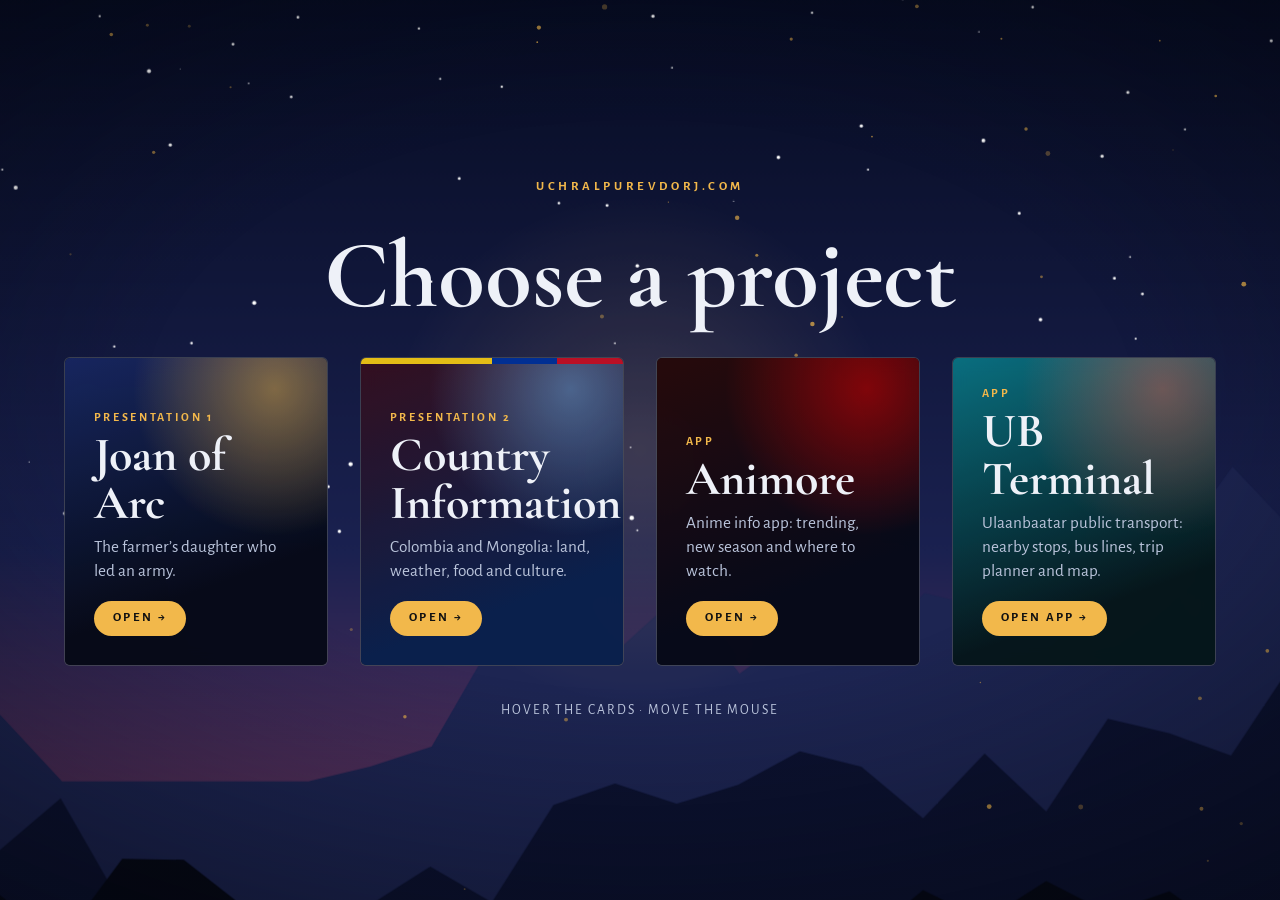
<file: index.html>
<!doctype html>
<html lang="en">
<head>
<meta charset="utf-8">
<meta name="viewport" content="width=device-width, initial-scale=1, viewport-fit=cover">
<meta name="color-scheme" content="dark">
<meta name="description" content="Choose a project: Joan of Arc, Country Information (Colombia and Mongolia) or the Animore anime info app.">
<title>Projects</title>
<link rel="preconnect" href="https://fonts.googleapis.com">
<link rel="preconnect" href="https://fonts.gstatic.com" crossorigin>
<link rel="stylesheet" href="https://fonts.googleapis.com/css2?family=Alegreya+Sans:wght@400;500;700&family=Cormorant+Garamond:wght@600;700&display=swap">
<style>
:root { --ink: #070b18; --linen: #eef1f8; --muted: #b9c3da; --gold: #f2b84b; --display: 'Cormorant Garamond', Georgia, serif; --body: 'Alegreya Sans', system-ui, sans-serif; color-scheme: dark; }
* { box-sizing: border-box; }
html, body { min-height: 100%; }
body { margin: 0; background: var(--ink); color: var(--linen); font-family: var(--body); overflow-x: hidden; }
#stage { position: fixed; inset: 0; --mx: 0; --my: 0; overflow: hidden; }
.ly { position: absolute; inset: -6%; will-change: transform; transform: translate3d(calc(var(--mx) * var(--d) * -1px), calc(var(--my) * var(--d) * -.6px), 0); }
.ly svg { display: block; width: 100%; height: 100%; }
.tw { animation: tw 3.4s ease-in-out infinite alternate; }
@keyframes tw { from { opacity: .25; } to { opacity: 1; } }
canvas { position: absolute; inset: 0; width: 100%; height: 100%; pointer-events: none; }
.glow { position: absolute; left: 0; top: 0; width: 36rem; height: 36rem; margin: -18rem 0 0 -18rem; pointer-events: none; mix-blend-mode: screen; opacity: .5; background: radial-gradient(circle, rgba(242, 184, 75, .35), transparent 62%); will-change: transform; }
.vignette { position: absolute; inset: 0; pointer-events: none; background: radial-gradient(110% 90% at 50% 45%, rgba(3, 5, 12, 0) 35%, rgba(3, 5, 12, .75) 100%); }
main { position: relative; z-index: 2; min-height: 100vh; display: flex; flex-direction: column; align-items: center; justify-content: center; gap: clamp(1.4rem, 4vh, 2.6rem); padding: 40px clamp(16px, 5vw, 64px); text-align: center; }
.eyebrow { margin: 0; font: 700 .8rem/1 var(--body); letter-spacing: .28em; text-transform: uppercase; color: var(--gold); }
h1 { margin: 0; font: 700 clamp(2.8rem, 8vw, 6rem)/.95 var(--display); text-wrap: balance; }
.choices { display: grid; grid-template-columns: repeat(2, minmax(0, 24rem)); gap: clamp(1rem, 3vw, 2rem); width: 100%; justify-content: center; perspective: 1100px; }
.card {
  --rx: 0deg; --ry: 0deg; position: relative; display: flex; flex-direction: column; justify-content: flex-end; gap: .5rem; min-height: clamp(13rem, 34vh, 19rem); padding: clamp(1.2rem, 3vw, 1.8rem);
  text-align: left; color: var(--linen); text-decoration: none; overflow: hidden; border-radius: 6px;
  background: rgba(6, 10, 24, .62); backdrop-filter: blur(8px); -webkit-backdrop-filter: blur(8px); border: 1px solid rgba(255, 255, 255, .2);
  transform: rotateX(var(--rx)) rotateY(var(--ry)); transition: transform .25s ease-out, border-color .3s, box-shadow .3s;
}
.card::before { content: ''; position: absolute; inset: 0; z-index: -1; opacity: .9; transition: opacity .3s, transform .6s; }
.card.joan::before { background: radial-gradient(90% 80% at 80% 10%, rgba(242, 184, 75, .55), transparent 60%), linear-gradient(160deg, #1a2a66, #070b18 70%); }
.card.country::before { background: linear-gradient(90deg, #fcd116 0 50%, #0033a0 50% 75%, #ce1126 75%) top / 100% 6px no-repeat, radial-gradient(90% 80% at 80% 10%, rgba(124, 196, 255, .5), transparent 60%), linear-gradient(160deg, #3a1020, #0b2350 75%); }
.card.ubt::before { background: radial-gradient(90% 80% at 80% 10%, rgba(255, 107, 87, .45), transparent 60%), linear-gradient(160deg, #0B7A8A, #06181b 75%); }
.card.animore::before { background: radial-gradient(90% 80% at 80% 10%, rgba(255, 0, 0, .5), transparent 60%), linear-gradient(160deg, #2a0a0a, #070b18 70%); }
.card:hover, .card:focus-visible { border-color: var(--gold); box-shadow: 0 18px 50px rgba(0, 0, 0, .5), 0 0 0 1px var(--gold) inset; outline: none; }
.card:hover::before { transform: scale(1.06); }
.card .k { font: 700 .75rem/1 var(--body); letter-spacing: .22em; text-transform: uppercase; color: var(--gold); }
.card .t { font: 700 clamp(2.1rem, 4vw, 3rem)/1 var(--display); }
.card .d { font-size: 1.08rem; line-height: 1.4; color: var(--muted); }
.card .go { margin-top: .6rem; display: inline-flex; align-items: center; gap: .6rem; align-self: flex-start; padding: .7rem 1.2rem; font: 700 .8rem/1 var(--body); letter-spacing: .18em; text-transform: uppercase; color: #111; background: var(--gold); border-radius: 99px; transition: gap .25s; }
.card:hover .go, .card:focus-visible .go { gap: 1.1rem; }
.foot { margin: 0; font-size: .85rem; letter-spacing: .14em; text-transform: uppercase; color: var(--muted); }
@media (min-width: 1181px) { .choices { grid-template-columns: repeat(4, minmax(0, 20rem)); } }
@media (max-width: 720px) { .choices { grid-template-columns: minmax(0, 26rem); } .card { min-height: 12rem; } .glow { display: none; } }
@media (prefers-reduced-motion: reduce) { *, *::before, *::after { animation: none !important; transition-duration: .01s !important; } .ly { transform: none !important; } }
</style>
</head>
<body>
<div id="stage">
  <div class="ly" style="--d:4"><svg id="sky" viewBox="0 0 1600 900" preserveAspectRatio="xMidYMid slice" aria-hidden="true"></svg></div>
  <div class="ly" style="--d:14"><svg id="far" viewBox="0 0 1600 900" preserveAspectRatio="xMidYMid slice" aria-hidden="true"></svg></div>
  <div class="ly" style="--d:34"><svg id="near" viewBox="0 0 1600 900" preserveAspectRatio="xMidYMid slice" aria-hidden="true"></svg></div>
  <canvas id="fx"></canvas>
  <div class="glow" id="glow"></div>
  <div class="vignette"></div>
</div>
<main>
  <p class="eyebrow">uchralpurevdorj.com</p>
  <h1>Choose a project</h1>
  <nav class="choices" aria-label="Projects">
    <a class="card joan" href="joan-of-arc/">
      <span class="k">Presentation 1</span>
      <span class="t">Joan of Arc</span>
      <span class="d">The farmer&rsquo;s daughter who led an army.</span>
      <span class="go">Open &rarr;</span>
    </a>
    <a class="card country" href="country-information/">
      <span class="k">Presentation 2</span>
      <span class="t">Country Information</span>
      <span class="d">Colombia and Mongolia: land, weather, food and culture.</span>
      <span class="go">Open &rarr;</span>
    </a>
    <a class="card animore" href="https://animore.studio/">
      <span class="k">App</span>
      <span class="t">Animore</span>
      <span class="d">Anime info app: trending, new season and where to watch.</span>
      <span class="go">Open &rarr;</span>
    </a>
    <a class="card ubt" href="ub-terminal/">
      <span class="k">App</span>
      <span class="t">UB Terminal</span>
      <span class="d">Ulaanbaatar public transport: nearby stops, bus lines, trip planner and map.</span>
      <span class="go">Open app &rarr;</span>
    </a>
  </nav>
  <p class="foot">Hover the cards &middot; move the mouse</p>
</main>
<script>
function rng(a) { return () => { a |= 0; a = a + 0x6D2B79F5 | 0; let t = Math.imul(a ^ a >>> 15, 1 | a); t = t + Math.imul(t ^ t >>> 7, 61 | t) ^ t; return ((t ^ t >>> 14) >>> 0) / 4294967296; }; }
const rd = (seed, base, amp) => { const r = rng(seed); let p = []; for (let x = -100; x <= 1700; x += 55) { const n = Math.sin(x * .0042 + seed) * .5 + Math.sin(x * .011 + seed * 2) * .3 + (r() - .5) * .7; p.push(`${x} ${(base - amp * Math.max(.04, (.5 + n) / 1.65)).toFixed(0)}`); } return `M-100 920 L${p.join(' L')} L1700 920Z`; };
const r = rng(5); let st = '';
for (let k = 0; k < 140; k++) st += `<circle class="tw" style="animation-delay:${(r() * 4).toFixed(1)}s" cx="${r() * 1600 | 0}" cy="${r() * 600 | 0}" r="${(r() * 1.6 + .4).toFixed(1)}" fill="#fff"/>`;
document.getElementById('sky').innerHTML = `<defs><linearGradient id="s" x1="0" y1="0" x2="0" y2="1"><stop offset="0" stop-color="#050a1e"/><stop offset=".6" stop-color="#1a2150"/><stop offset="1" stop-color="#7a3a63"/></linearGradient></defs><rect width="1600" height="900" fill="url(#s)"/>${st}`;
document.getElementById('far').innerHTML = `<path d="${rd(3, 760, 330)}" fill="#1d2552"/>`;
document.getElementById('near').innerHTML = `<path d="${rd(9, 870, 260)}" fill="#0c1230"/><path d="${rd(14, 925, 170)}" fill="#050814"/>`;
const stage = document.getElementById('stage'), glow = document.getElementById('glow'), cv = document.getElementById('fx'), cx = cv.getContext('2d');
let tx = 0, ty = 0, mx = 0, my = 0, gx = innerWidth / 2, gy = innerHeight / 2, px = gx, py = gy, last = 0, dpr = 1;
const size = () => { dpr = Math.min(devicePixelRatio || 1, 2); cv.width = innerWidth * dpr; cv.height = innerHeight * dpr; }; addEventListener('resize', size); size();
addEventListener('pointermove', e => { tx = (e.clientX / innerWidth - .5) * 2; ty = (e.clientY / innerHeight - .5) * 2; gx = e.clientX; gy = e.clientY; last = performance.now(); });
const pr = rng(77), P = Array.from({ length: 60 }, () => ({ x: pr() * innerWidth, y: pr() * innerHeight, r: pr() * 2.2 + .6, v: pr() * .45 + .15, h: pr() * 1.2 - .6, d: pr() * 2 + .4, a: pr() * .5 + .25 }));
document.querySelectorAll('.card').forEach(c => {
  c.addEventListener('pointermove', e => { const b = c.getBoundingClientRect(); c.style.setProperty('--ry', ((e.clientX - b.left) / b.width - .5) * 8 + 'deg'); c.style.setProperty('--rx', (-((e.clientY - b.top) / b.height - .5)) * 8 + 'deg'); });
  c.addEventListener('pointerleave', () => { c.style.setProperty('--rx', '0deg'); c.style.setProperty('--ry', '0deg'); });
});
function frame(t) {
  if (t - last > 2500 || last === 0) { tx = Math.sin(t * .00018) * .55; ty = Math.cos(t * .00013) * .3; }
  mx += (tx - mx) * .055; my += (ty - my) * .055; px += (gx - px) * .12; py += (gy - py) * .12;
  stage.style.setProperty('--mx', mx.toFixed(4)); stage.style.setProperty('--my', my.toFixed(4));
  glow.style.transform = `translate3d(${px}px,${py}px,0)`;
  cx.setTransform(dpr, 0, 0, dpr, 0, 0); cx.clearRect(0, 0, innerWidth, innerHeight);
  for (const p of P) {
    p.y -= p.v; p.x += p.h * .3; if (p.y < -10) { p.y = innerHeight + 10; p.x = Math.random() * innerWidth; } if (p.x < -10) p.x = innerWidth + 10; if (p.x > innerWidth + 10) p.x = -10;
    cx.beginPath(); cx.arc(p.x + mx * p.d * -26, p.y + my * p.d * -14, p.r, 0, 6.2832); cx.fillStyle = `rgba(242,184,75,${p.a})`; cx.fill();
  }
  requestAnimationFrame(frame);
}
if (!matchMedia('(prefers-reduced-motion: reduce)').matches) requestAnimationFrame(frame); else glow.style.display = 'none';
</script>
</body>
</html>
</file>
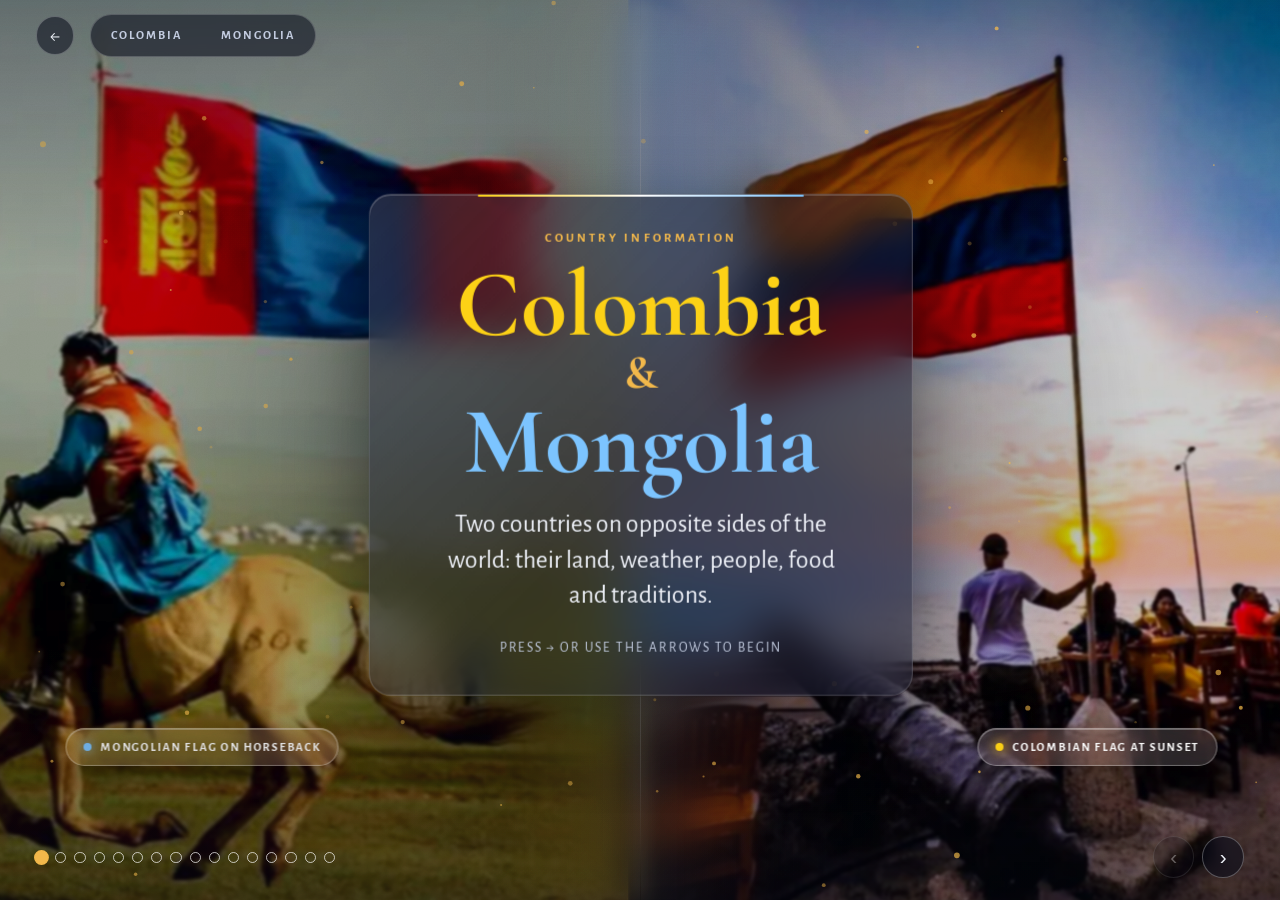
<file: country-information/index.html>
<!doctype html>
<html lang="en">
<head>
<meta charset="utf-8">
<meta name="viewport" content="width=device-width, initial-scale=1, viewport-fit=cover">
<meta name="color-scheme" content="dark">
<meta name="description" content="Country information presentation: Colombia and Mongolia - terrain, weather, social problems, food, culture and one important lesson.">
<title>Colombia &amp; Mongolia | Country Information</title>
<link rel="preconnect" href="https://fonts.googleapis.com">
<link rel="preconnect" href="https://fonts.gstatic.com" crossorigin>
<link rel="stylesheet" href="https://fonts.googleapis.com/css2?family=Alegreya+Sans:wght@400;500;700&family=Cormorant+Garamond:wght@600;700&display=swap">
<style>
/* Concept: every slide is a small illustrated world built from SVG layers at different depths.
   The pointer moves the layers by different amounts (parallax), a soft light follows the cursor,
   drifting particles float in front, and the text sits on a dark glass panel. */
:root {
  --ink: #070b18;
  --linen: #eef1f8;
  --muted: #c3cce0;
  --accent: #f2b84b;
  --panel: rgba(6, 10, 24, 0.7);
  --display: 'Cormorant Garamond', 'Iowan Old Style', Georgia, serif;
  --body: 'Alegreya Sans', 'Segoe UI', system-ui, sans-serif;
  color-scheme: dark;
}
* { box-sizing: border-box; }
html, body { height: 100%; }
body { margin: 0; overflow: hidden; background: var(--ink); color: var(--linen); font-family: var(--body); }
#app { position: fixed; inset: 0; --mx: 0; --my: 0; }

/* ---------- back: scenes ---------- */
#world { position: absolute; inset: 0; overflow: hidden; background: var(--ink); }
.scene { position: absolute; inset: 0; opacity: 0; visibility: hidden; transition: opacity 1.2s ease, visibility 0s linear 1.2s; }
.scene.on { opacity: 1; visibility: visible; transition-delay: 0s; }
.scene:not(.on) * { animation-play-state: paused !important; }
.ly { position: absolute; inset: -7%; will-change: transform; transform: translate3d(calc(var(--mx) * var(--d) * -1px), calc(var(--my) * var(--d) * -0.6px), 0); }
.ly svg { display: block; width: 100%; height: 100%; }
.scene.on .ly { animation: rise 1.5s cubic-bezier(0.2, 0.7, 0.2, 1) both; animation-delay: calc(var(--d) * 7ms); }
@keyframes rise { from { translate: 0 calc(var(--d) * 1.1px + 16px); opacity: 0; } to { translate: 0 0; opacity: 1; } }

.drift { animation: drift 46s ease-in-out infinite alternate; }
@keyframes drift { from { transform: translateX(-110px); } to { transform: translateX(110px); } }
.tw { animation: tw 3.4s ease-in-out infinite alternate; }
@keyframes tw { from { opacity: 0.25; } to { opacity: 1; } }
.bob { animation: bob 7s ease-in-out infinite alternate; }
@keyframes bob { from { transform: translate(-6px, -16px) rotate(-8deg); } to { transform: translate(6px, 16px) rotate(8deg); } }
.smoke { animation: smoke 5s ease-in-out infinite alternate; }
@keyframes smoke { from { opacity: 0.2; translate: -3px 6px; } to { opacity: 0.8; translate: 5px -8px; } }
.fall { animation: fall 14s linear infinite; }
.fall.fast { animation-duration: 0.9s; }
@keyframes fall { from { transform: translateY(0); } to { transform: translateY(900px); } }
.sway { animation: sway 6s ease-in-out infinite alternate; transform-origin: 50% 100%; }
@keyframes sway { from { transform: skewX(-1.5deg); } to { transform: skewX(1.5deg); } }
.wave { animation: wave 9s ease-in-out infinite alternate; }
@keyframes wave { from { transform: translateX(-60px); } to { transform: translateX(60px); } }

canvas { position: absolute; inset: 0; width: 100%; height: 100%; pointer-events: none; }
.grade {
  position: absolute; inset: 0; pointer-events: none;
  background:
    radial-gradient(120% 90% at 65% 40%, rgba(3, 5, 12, 0) 40%, rgba(3, 5, 12, 0.6) 100%),
    linear-gradient(90deg, rgba(4, 7, 18, 0.82) 0%, rgba(4, 7, 18, 0.5) 42%, rgba(4, 7, 18, 0) 74%);
}
.glow {
  position: absolute; left: 0; top: 0; width: 38rem; height: 38rem; margin: -19rem 0 0 -19rem; pointer-events: none; mix-blend-mode: screen; opacity: 0.55;
  background: radial-gradient(circle, color-mix(in srgb, var(--accent) 38%, transparent) 0%, transparent 62%);
  will-change: transform;
}
.grain {
  position: absolute; inset: -10%; pointer-events: none; opacity: 0.055; mix-blend-mode: overlay; animation: grain 0.9s steps(6) infinite;
  background-image: url("data:image/svg+xml,%3Csvg xmlns='http://www.w3.org/2000/svg' width='160' height='160'%3E%3Cfilter id='n'%3E%3CfeTurbulence type='fractalNoise' baseFrequency='.9' numOctaves='2' stitchTiles='stitch'/%3E%3CfeColorMatrix values='0 0 0 0 1 0 0 0 0 1 0 0 0 0 1 0 0 0 .7 0'/%3E%3C/filter%3E%3Crect width='100%25' height='100%25' filter='url(%23n)'/%3E%3C/svg%3E");
}
@keyframes grain { 0% { transform: translate(0, 0); } 25% { transform: translate(-3%, 2%); } 50% { transform: translate(2%, -3%); } 75% { transform: translate(-2%, -2%); } 100% { transform: translate(0, 0); } }

/* ---------- middle: slides ---------- */
#deck { position: absolute; inset: 0; z-index: 2; }
.slide {
  position: absolute; inset: 0; display: flex; overflow-y: auto; overflow-x: hidden;
  padding: 88px clamp(16px, 8vw, 120px) 100px;
  opacity: 0; visibility: hidden; transform: translateX(5vw);
  transition: opacity 0.8s ease, transform 1s cubic-bezier(0.2, 0.7, 0.2, 1), visibility 0s linear 1s;
}
.slide.past { transform: translateX(-5vw); }
.slide.active { opacity: 1; visibility: visible; transform: none; transition-delay: 0s; }
.panel {
  position: relative; z-index: 2; margin-block: auto; margin-inline-end: auto; width: 100%; max-width: 44rem; min-width: 0;
  padding: clamp(1.25rem, 3vw, 2.6rem);
  background: var(--panel); backdrop-filter: blur(8px); -webkit-backdrop-filter: blur(8px);
  border-left: 3px solid var(--accent);
  transform: translate3d(calc(var(--mx) * 10px), calc(var(--my) * 6px), 0);
}
.panel.wide { max-width: 62rem; }
.slide.active .panel > * { animation: up 0.9s cubic-bezier(0.2, 0.7, 0.2, 1) both; }
.slide.active .panel > :nth-child(2) { animation-delay: 0.08s; }
.slide.active .panel > :nth-child(3) { animation-delay: 0.16s; }
.slide.active .panel > :nth-child(4) { animation-delay: 0.24s; }
@keyframes up { from { opacity: 0; translate: 0 18px; } to { opacity: 1; translate: 0 0; } }
.ghost {
  position: absolute; right: 5vw; bottom: 8vh; z-index: 0; margin: 0; pointer-events: none; user-select: none;
  font: 700 clamp(7rem, 24vw, 22rem)/0.8 var(--display); color: color-mix(in srgb, var(--accent) 16%, transparent);
  transform: translate3d(calc(var(--mx) * -48px), calc(var(--my) * -22px), 0);
}

.eyebrow { margin: 0 0 1rem; font: 700 0.8rem/1 var(--body); letter-spacing: 0.24em; text-transform: uppercase; color: var(--accent); }
h1 { margin: 0; font: 700 clamp(3.2rem, 9vw, 7.4rem)/0.9 var(--display); text-wrap: balance; }
h1 span { display: block; }
h1 .of { color: var(--accent); font-size: 0.5em; line-height: 1.1; }
h2 { margin: 0 0 1.1rem; font: 700 clamp(2.1rem, 5vw, 3.6rem)/1 var(--display); text-wrap: balance; }
.lead { margin: 1.4rem 0 0; max-width: 36ch; font-size: clamp(1.15rem, 2.2vw, 1.6rem); line-height: 1.4; }
.hint { margin: 1.6rem 0 0; font-size: 0.85rem; letter-spacing: 0.14em; text-transform: uppercase; color: var(--muted); }

.facts { list-style: none; margin: 0; padding: 0; }
.facts li { position: relative; padding: 0.5rem 0 0.5rem 1.7rem; font-size: clamp(1.1rem, 2vw, 1.4rem); line-height: 1.4; }
.facts li::before { content: ''; position: absolute; left: 0; top: 1.12rem; width: 0.5rem; height: 0.5rem; background: var(--accent); transform: rotate(45deg); }
.facts b { color: var(--accent); font-weight: 700; }
.facts .more { display: block; margin-top: 0.1rem; font-size: 0.82em; line-height: 1.35; color: var(--muted); }
.facts.dense li { padding-block: 0.4rem; font-size: clamp(1.05rem, 1.8vw, 1.28rem); }
.facts.dense li::before { top: 0.98rem; }

.cols { display: grid; grid-template-columns: repeat(auto-fit, minmax(11rem, 1fr)); gap: 1.4rem; margin: 1.6rem 0 0; padding: 0; list-style: none; }
.cols li { min-width: 0; padding-top: 0.9rem; border-top: 1px solid color-mix(in srgb, var(--accent) 55%, transparent); }
.k { display: block; margin-bottom: 0.4rem; font: 700 0.75rem/1 var(--body); letter-spacing: 0.2em; text-transform: uppercase; color: var(--muted); }
.v { display: block; font: 700 clamp(1.5rem, 2.8vw, 2.1rem)/1.05 var(--display); }
.sub { display: block; margin-top: 0.45rem; font-size: 1.02rem; line-height: 1.4; color: var(--muted); }

.cmp { display: grid; grid-template-columns: 7rem 1fr 1fr; gap: 0; margin: 0; font-size: clamp(1rem, 1.7vw, 1.25rem); line-height: 1.35; }
.cmp > * { padding: 0.7rem 0.9rem 0.7rem 0; border-top: 1px solid rgba(255, 255, 255, 0.16); }
.cmp .h { border-top: 0; font: 700 clamp(1.5rem, 2.6vw, 2.1rem)/1 var(--display); }
.cmp .h.co { color: #fcd116; }
.cmp .h.mn { color: #7cc4ff; }
.cmp .l { font: 700 0.75rem/1.6 var(--body); letter-spacing: 0.2em; text-transform: uppercase; color: var(--muted); }

/* ---------- front: chrome ---------- */
.top { position: absolute; z-index: 5; top: 0; left: 0; right: 0; display: flex; align-items: center; gap: 1rem; padding: 14px clamp(14px, 3vw, 36px); }
.home { display: grid; place-items: center; width: 2.4rem; height: 2.4rem; border-radius: 50%; color: var(--linen); text-decoration: none; font-size: 1.2rem; background: rgba(6, 10, 24, 0.55); border: 1px solid rgba(255, 255, 255, 0.25); backdrop-filter: blur(6px); transition: background 0.2s, transform 0.2s; }
.home:hover, .home:focus-visible { background: var(--accent); color: #111; transform: translateX(-2px); outline: none; }
.tabs { display: flex; gap: 0.4rem; padding: 0.25rem; border-radius: 99px; background: rgba(6, 10, 24, 0.55); border: 1px solid rgba(255, 255, 255, 0.2); backdrop-filter: blur(6px); }
.tabs button { font: 700 0.78rem/1 var(--body); letter-spacing: 0.16em; text-transform: uppercase; color: var(--muted); background: none; border: 0; border-radius: 99px; padding: 0.65rem 1rem; cursor: pointer; transition: background 0.25s, color 0.25s; }
.tabs button:hover { color: #fff; }
.tabs button[aria-current='true'] { background: var(--accent); color: #111; }
.tabs button:focus-visible, .nav button:focus-visible, .dots button:focus-visible { outline: 2px solid #fff; outline-offset: 2px; }
.bottom { position: absolute; z-index: 5; left: 0; right: 0; bottom: 0; display: flex; align-items: center; justify-content: space-between; gap: 1rem; padding: 18px clamp(14px, 3vw, 36px) 22px; }
.dots { display: flex; flex-wrap: wrap; gap: 0.5rem; }
.dots button { width: 0.7rem; height: 0.7rem; padding: 0; border-radius: 50%; border: 1px solid rgba(255, 255, 255, 0.7); background: transparent; cursor: pointer; transition: transform 0.25s, background 0.25s; }
.dots button[aria-current='true'] { background: var(--accent); border-color: var(--accent); transform: scale(1.35); }
.nav { display: flex; gap: 0.5rem; }
.nav button { width: 2.6rem; height: 2.6rem; border-radius: 50%; font-size: 1.3rem; line-height: 1; color: var(--linen); background: rgba(6, 10, 24, 0.55); border: 1px solid rgba(255, 255, 255, 0.28); backdrop-filter: blur(6px); cursor: pointer; transition: background 0.2s, color 0.2s; }
.nav button:hover:not(:disabled) { background: var(--accent); color: #111; }
.nav button:disabled { opacity: 0.35; cursor: default; }

@media (max-width: 720px) {
  .slide { padding-top: 76px; padding-bottom: 92px; }
  .grade { background: linear-gradient(180deg, rgba(4, 7, 18, 0.72), rgba(4, 7, 18, 0.5)); }
  .cmp { grid-template-columns: 5.2rem 1fr 1fr; font-size: 0.95rem; }
  .tabs button { padding: 0.6rem 0.75rem; letter-spacing: 0.1em; }
  .glow { display: none; }
}
@media (prefers-reduced-motion: reduce) {
  *, *::before, *::after { animation: none !important; transition-duration: 0.01s !important; }
  .ly, .panel, .ghost { transform: none !important; }
}

/* ===== v2: glass, photo frames, reel ===== */
.panel {
  border: 1px solid rgba(255, 255, 255, 0.16); border-radius: 22px;
  background: linear-gradient(135deg, rgba(255, 255, 255, 0.12), rgba(255, 255, 255, 0.03) 55%), rgba(8, 12, 30, 0.5);
  backdrop-filter: blur(20px) saturate(1.35); -webkit-backdrop-filter: blur(20px) saturate(1.35);
  box-shadow: 0 30px 80px rgba(0, 0, 0, 0.45), inset 0 1px 0 rgba(255, 255, 255, 0.22);
}
.panel::before { content: ''; position: absolute; left: 1.6rem; right: 1.6rem; top: 0; height: 2px; border-radius: 2px; background: linear-gradient(90deg, var(--accent), transparent); }
h2 .w { display: inline-block; }
.slide.active h2 .w { animation: word 0.95s cubic-bezier(0.2, 0.7, 0.2, 1) both; animation-delay: calc(0.12s + var(--i) * 0.07s); }
@keyframes word { from { opacity: 0; filter: blur(14px); translate: 0 0.45em; } to { opacity: 1; filter: blur(0); translate: 0 0; } }
.facts li {
  margin: 0.5rem 0; padding: 0.6rem 1rem 0.6rem 2.5rem; border-radius: 14px; border: 1px solid rgba(255, 255, 255, 0.14);
  background: linear-gradient(135deg, rgba(255, 255, 255, 0.11), rgba(255, 255, 255, 0.04)); box-shadow: inset 0 1px 0 rgba(255, 255, 255, 0.12);
  transition: transform 0.3s, border-color 0.3s;
}
.facts li:hover { transform: translateX(6px); border-color: var(--accent); }
.facts li::before { left: 1rem; top: 1.2rem; }
.facts.dense li { margin: 0.36rem 0; padding-block: 0.42rem; }
.facts.dense li::before { top: 0.98rem; }
.slide.active .facts li { animation: li 0.8s cubic-bezier(0.2, 0.7, 0.2, 1) both; animation-delay: calc(0.3s + var(--i, 0) * 0.09s); }
@keyframes li { from { opacity: 0; translate: -18px 0; filter: blur(8px); } to { opacity: 1; translate: 0 0; filter: blur(0); } }
.cols li { padding: 1rem 1.1rem; border: 1px solid rgba(255, 255, 255, 0.15); border-radius: 16px; background: linear-gradient(135deg, rgba(255, 255, 255, 0.12), rgba(255, 255, 255, 0.04)); box-shadow: inset 0 1px 0 rgba(255, 255, 255, 0.12); }
.slide:not(.active) * { animation-play-state: paused !important; }

/* photo background: blurred copy of the photo, drifting colour glows */
.scene.photo { background: #060912; }
.ph-bg { position: absolute; inset: -8%; background: center / cover no-repeat; filter: blur(26px) brightness(0.62) saturate(1.4); transform: translate3d(calc(var(--mx) * -22px), calc(var(--my) * -12px), 0); animation: phdrift 26s ease-in-out infinite alternate; }
@keyframes phdrift { from { scale: 1; translate: 0 0; } to { scale: 1.14; translate: -2.5% -1.5%; } }
.aur { position: absolute; width: 62vmax; height: 62vmax; border-radius: 50%; mix-blend-mode: screen; opacity: 0.32; filter: blur(50px); animation: aur 18s ease-in-out infinite alternate; }
.aur.a1 { left: -16vmax; top: -22vmax; background: radial-gradient(circle, var(--accent), transparent 65%); }
.aur.a2 { right: -22vmax; bottom: -30vmax; background: radial-gradient(circle, #8a63ff, transparent 65%); animation-delay: -9s; opacity: 0.26; }
@keyframes aur { from { translate: 0 0; scale: 1; } to { translate: 12vw 8vh; scale: 1.25; } }

/* photo frame: glass bezel, tilt, unveil, sheen, floating glass chips */
.slide.has-shot .panel { max-width: min(44rem, 46vw); }
.slide.has-shot .panel.wide { max-width: min(50rem, 46vw); }
.slide.has-shot .ghost { display: none; }
.shot { position: absolute; z-index: 1; top: 84px; bottom: 96px; right: clamp(16px, 6vw, 110px); margin: 0; display: flex; align-items: center; pointer-events: none; }
.shot-in {
  --hmax: min(calc(100vh - 210px), 740px); position: relative; width: min(33vw, calc(var(--hmax) * var(--ar))); aspect-ratio: var(--ar);
  transform: perspective(1300px) rotateY(calc(var(--mx) * -7deg)) rotateX(calc(var(--my) * 5deg)) translate3d(calc(var(--mx) * -14px), calc(var(--my) * -8px), 0);
}
.slide.active .shot-in { animation: floaty 9s ease-in-out 1.6s infinite alternate; }
@keyframes floaty { from { translate: 0 -8px; } to { translate: 0 10px; } }
.frame { position: absolute; inset: 0; border-radius: 24px; box-shadow: 0 40px 90px rgba(0, 0, 0, 0.6), 0 0 0 1px rgba(255, 255, 255, 0.4), 0 0 0 10px rgba(255, 255, 255, 0.08); }
.clip { position: absolute; inset: 0; overflow: hidden; border-radius: 24px; clip-path: inset(100% 0 0 0 round 24px); }
.slide.active .clip { animation: unveil 1.3s cubic-bezier(0.2, 0.7, 0.2, 1) 0.25s both; }
@keyframes unveil { from { clip-path: inset(100% 0 0 0 round 24px); } to { clip-path: inset(0 0 0 0 round 24px); } }
.clip img { position: absolute; inset: 0; width: 100%; height: 100%; object-fit: cover; display: block; }
.slide.active .clip img { animation: imgin 1.8s cubic-bezier(0.2, 0.7, 0.2, 1) 0.25s both, kb 22s ease-in-out 2s infinite alternate; }
@keyframes imgin { from { scale: 1.45; } to { scale: 1; } }
@keyframes kb { from { transform: scale(1) translate(0, 0); } to { transform: scale(1.1) translate(-1.5%, -1.2%); } }
.sheen { position: absolute; inset: 0; background: linear-gradient(105deg, transparent 38%, rgba(255, 255, 255, 0.3) 50%, transparent 62%); translate: -130% 0; }
.slide.active .sheen { animation: sheen 7s ease-in-out 2s infinite; }
@keyframes sheen { 0% { translate: -130% 0; } 35%, 100% { translate: 130% 0; } }
.chip, .chip2, .rb, .rcap {
  position: absolute; display: flex; align-items: center; gap: 0.6rem; font: 700 0.78rem/1 var(--body); letter-spacing: 0.14em; text-transform: uppercase; color: #fff; white-space: nowrap;
  background: rgba(255, 255, 255, 0.14); border: 1px solid rgba(255, 255, 255, 0.34); border-radius: 99px;
  backdrop-filter: blur(14px) saturate(1.5); -webkit-backdrop-filter: blur(14px) saturate(1.5); box-shadow: 0 10px 30px rgba(0, 0, 0, 0.35), inset 0 1px 0 rgba(255, 255, 255, 0.3);
}
.chip { left: -2.4rem; bottom: 2.2rem; padding: 0.8rem 1.1rem; translate: calc(var(--mx) * 16px) calc(var(--my) * 8px); }
.chip::before { content: ''; width: 0.5rem; height: 0.5rem; border-radius: 50%; background: var(--accent); box-shadow: 0 0 12px var(--accent); }
.chip2 { right: -1.4rem; top: 2rem; padding: 0.65rem 1rem; translate: calc(var(--mx) * 22px) calc(var(--my) * 12px); }
.slide.active .chip { animation: chipin 1s cubic-bezier(0.2, 0.7, 0.2, 1) 1s both; }
.slide.active .chip2 { animation: chipin 1s cubic-bezier(0.2, 0.7, 0.2, 1) 1.25s both; }
@keyframes chipin { from { opacity: 0; scale: 0.8; filter: blur(8px); } to { opacity: 1; scale: 1; filter: blur(0); } }

/* reel (gallery) */
.slide.gal .panel { margin-block: 0 auto; }
.reel { position: absolute; z-index: 2; left: 0; right: 0; bottom: 84px; height: min(35vh, 330px); overflow: hidden; -webkit-mask-image: linear-gradient(90deg, transparent, #000 7%, #000 93%, transparent); mask-image: linear-gradient(90deg, transparent, #000 7%, #000 93%, transparent); }
.track { display: flex; width: max-content; height: 100%; padding: 14px 0; animation: marq 80s linear infinite; }
.reel:hover .track { animation-play-state: paused !important; }
@keyframes marq { to { transform: translateX(-50%); } }
.rc { position: relative; flex: none; height: 100%; aspect-ratio: var(--ar); margin-right: 1.3rem; border-radius: 18px; overflow: hidden; border: 1px solid rgba(255, 255, 255, 0.34); box-shadow: 0 18px 50px rgba(0, 0, 0, 0.5); transition: transform 0.5s cubic-bezier(0.2, 0.7, 0.2, 1), border-color 0.3s; }
.rc:hover { transform: translateY(-10px) scale(1.04); border-color: var(--accent); }
.rc img { width: 100%; height: 100%; object-fit: cover; display: block; transition: transform 1.2s ease; }
.rc:hover img { transform: scale(1.08); }
.rb { left: 0.7rem; top: 0.7rem; padding: 0.5rem 0.8rem; font-size: 0.68rem; }
.rb.co { box-shadow: 0 0 0 1px #fcd116 inset, 0 10px 30px rgba(0, 0, 0, 0.35); }
.rb.mn { box-shadow: 0 0 0 1px #7cc4ff inset, 0 10px 30px rgba(0, 0, 0, 0.35); }
.rcap { left: 0.7rem; right: auto; bottom: 0.7rem; padding: 0.6rem 0.9rem; font-size: 0.7rem; }

@media (max-width: 900px) {
  .shot { display: none; }
  .slide.has-shot .panel, .slide.has-shot .panel.wide { max-width: 44rem; }
  .ph-bg { filter: blur(8px) brightness(0.5) saturate(1.3); }
  .reel { height: 34vh; }
}

/* ===== v3: split hero, map cards ===== */
.grade { transition: opacity 0.8s; }
#app.is-hero .grade { opacity: 0.15; }
.scene.hero { background: #060912; }
.half { position: absolute; top: -3%; bottom: -3%; width: 52%; background: center / cover no-repeat; filter: saturate(1.2) brightness(0.8) blur(1.2px); will-change: transform; }
.half.l { left: -1%; background-position: 75% 50%; transform: translate3d(calc(var(--mx) * -16px), calc(var(--my) * -8px), 0); }
.half.r { right: -1%; background-position: 20% 50%; transform: translate3d(calc(var(--mx) * 16px), calc(var(--my) * -8px), 0); }
.scene.on .half.l { animation: hl 1.6s cubic-bezier(0.2, 0.7, 0.2, 1) both, hkb 26s ease-in-out 1.6s infinite alternate; }
.scene.on .half.r { animation: hr 1.6s cubic-bezier(0.2, 0.7, 0.2, 1) 0.15s both, hkb 26s ease-in-out 1.75s infinite alternate-reverse; }
@keyframes hl { from { translate: -7% 0; clip-path: inset(0 100% 0 0); } to { translate: 0 0; clip-path: inset(0 0 0 0); } }
@keyframes hr { from { translate: 7% 0; clip-path: inset(0 0 0 100%); } to { translate: 0 0; clip-path: inset(0 0 0 0); } }
@keyframes hkb { from { scale: 1; } to { scale: 1.1; } }
.seam { position: absolute; top: 0; bottom: 0; left: 50%; width: 24vw; margin-left: -12vw; background: linear-gradient(90deg, transparent, rgba(255, 255, 255, 0.1), transparent); backdrop-filter: blur(22px) saturate(1.2); -webkit-backdrop-filter: blur(22px) saturate(1.2); -webkit-mask-image: linear-gradient(90deg, transparent, #000 38%, #000 62%, transparent); mask-image: linear-gradient(90deg, transparent, #000 38%, #000 62%, transparent); }
.seam::after { content: ''; position: absolute; left: 50%; top: 0; bottom: 0; width: 1px; background: linear-gradient(180deg, transparent, rgba(255, 255, 255, 0.8), transparent); box-shadow: 0 0 18px 2px rgba(255, 255, 255, 0.35); animation: seam 6s ease-in-out infinite alternate; }
@keyframes seam { from { opacity: 0.35; } to { opacity: 1; } }
.hero-dim { position: absolute; inset: 0; background: radial-gradient(55% 70% at 50% 50%, rgba(4, 7, 18, 0.6), transparent 72%), linear-gradient(180deg, rgba(4, 7, 18, 0.35), transparent 30%, transparent 70%, rgba(4, 7, 18, 0.5)); pointer-events: none; }
.hchip { position: absolute; bottom: 15vh; padding: 0.75rem 1.05rem; display: flex; align-items: center; gap: 0.6rem; font: 700 0.76rem/1 var(--body); letter-spacing: 0.14em; text-transform: uppercase; color: #fff; white-space: nowrap; background: rgba(255, 255, 255, 0.14); border: 1px solid rgba(255, 255, 255, 0.34); border-radius: 99px; backdrop-filter: blur(14px) saturate(1.5); -webkit-backdrop-filter: blur(14px) saturate(1.5); box-shadow: 0 10px 30px rgba(0, 0, 0, 0.35), inset 0 1px 0 rgba(255, 255, 255, 0.3); translate: calc(var(--mx) * 18px) calc(var(--my) * 8px); }
.hchip::before { content: ''; width: 0.5rem; height: 0.5rem; border-radius: 50%; }
.hchip.l { left: 5vw; } .hchip.l::before { background: #7cc4ff; box-shadow: 0 0 12px #7cc4ff; }
.hchip.r { right: 5vw; } .hchip.r::before { background: #fcd116; box-shadow: 0 0 12px #fcd116; }
.slide.hero { justify-content: center; align-items: center; }
.panel.center { margin: auto; max-width: 34rem; text-align: center; }
.panel.center h1 { font-size: clamp(3rem, 7.4vw, 6rem); }
.panel.center .lead { margin-inline: auto; max-width: 30ch; }
h1 .c1 { color: #fcd116; } h1 .c2 { color: #7cc4ff; }
.panel.center::before { left: 20%; right: 20%; background: linear-gradient(90deg, #fcd116, #fff, #7cc4ff); }
.shot.still .clip { background: #efe8d8; }
.slide.active .shot.still .clip img { animation: imgin 1.8s cubic-bezier(0.2, 0.7, 0.2, 1) 0.25s both; }
.track { animation-duration: 120s; }
@media (max-width: 720px) { .hchip { bottom: 12vh; font-size: 0.62rem; padding: 0.55rem 0.7rem; } .panel.center { max-width: 22rem; } }
.shot.still .chip, .shot.still .chip2 { background: rgba(8, 12, 30, 0.62); }
.shot.still .chip2 { top: auto; bottom: -1rem; right: -1.2rem; }

/* ===== v4: earth ===== */
#app.is-earth .grade { opacity: 0.2; }

.spin { animation: spin 140s linear infinite; }
@keyframes spin { to { transform: rotate(360deg); } }
.flap { animation: flap .9s ease-in-out infinite alternate; transform-origin: 0 0; }
@keyframes flap { from { transform: scaleY(1); } to { transform: scaleY(-.55); } }
.fly { animation: fly 38s linear infinite; }
@keyframes fly { from { transform: translateX(-260px); } to { transform: translateX(1900px); } }
.tw2 { animation: tw2 3s ease-in-out infinite; }
@keyframes tw2 { 0%, 100% { opacity: .15; } 50% { opacity: 1; } }
.dash { animation: dash 2.4s linear infinite; }
@keyframes dash { to { stroke-dashoffset: -80; } }
.sway2 { animation: sway2 5s ease-in-out infinite alternate; transform-origin: 50% 100%; }
@keyframes sway2 { from { transform: skewX(-1.6deg); } to { transform: skewX(1.6deg); } }
#app.is-clear .grade { opacity: 1; background: radial-gradient(120% 90% at 65% 40%, rgba(3, 5, 12, 0) 55%, rgba(3, 5, 12, 0.28) 100%), linear-gradient(90deg, rgba(4, 7, 18, 0.42) 0%, rgba(4, 7, 18, 0.12) 40%, rgba(4, 7, 18, 0) 66%); }
.scene.earthscene { background: #02030a; }
.earth { position: absolute; inset: 0; overflow: hidden; }
.e-stars { position: absolute; inset: 0; pointer-events: none; mix-blend-mode: screen; opacity: 0.7; translate: calc(var(--mx) * -10px) calc(var(--my) * -6px); }
.e-stars i { position: absolute; border-radius: 50%; background: #cfe3ff; box-shadow: 0 0 6px 1px rgba(160, 200, 255, 0.7); }
.earth > canvas { position: absolute; inset: 0; width: 100%; height: 100%; display: block; }
.e-vig { position: absolute; inset: 0; pointer-events: none; background: radial-gradient(120% 100% at 60% 50%, transparent 55%, rgba(0, 0, 8, 0.55) 100%); }
.e-grain { position: absolute; inset: -50%; pointer-events: none; opacity: 0.09; mix-blend-mode: overlay; background-image: url("data:image/svg+xml;utf8,<svg xmlns='http://www.w3.org/2000/svg' width='180' height='180'><filter id='n'><feTurbulence type='fractalNoise' baseFrequency='.9' numOctaves='2' stitchTiles='stitch'/><feColorMatrix values='0 0 0 0 1  0 0 0 0 1  0 0 0 0 1  0 0 0 .9 0'/></filter><rect width='100%' height='100%' filter='url(%23n)'/></svg>"); animation: grain 0.9s steps(6) infinite; }
@keyframes grain { 0% { transform: translate(0, 0); } 20% { transform: translate(-3%, 2%); } 40% { transform: translate(2%, -3%); } 60% { transform: translate(-2%, -1%); } 80% { transform: translate(3%, 3%); } 100% { transform: translate(0, 0); } }
.e-bars i { position: absolute; left: 0; right: 0; height: 0; background: #000; transition: height 1.8s cubic-bezier(0.2, 0.7, 0.2, 1); z-index: 3; }
.e-bars i:first-child { top: 0; } .e-bars i:last-child { bottom: 0; }
.earthscene.on .e-bars i { height: 5.5vh; }
.shoot { position: absolute; width: 140px; height: 2px; border-radius: 2px; pointer-events: none; opacity: 0; background: linear-gradient(90deg, transparent, rgba(255, 255, 255, 0.95)); rotate: 28deg; animation: shoot 11s ease-in infinite; }
@keyframes shoot { 0%, 86% { opacity: 0; translate: 0 0; } 88% { opacity: 1; } 100% { opacity: 0; translate: 380px 200px; } }
.slide.earth-far .panel { margin-block: auto; max-width: min(46vw, 36rem); }
.slide.earth-far .panel :is(h1, h2) { font-size: clamp(2.2rem, 4.8vw, 4.4rem); }
@media (max-width: 900px) { .slide.earth-far .panel { max-width: none; margin-top: auto; margin-bottom: 0; } }
.bgp { position: absolute; inset: -6%; background-size: cover; background-repeat: no-repeat; filter: saturate(1.12) contrast(1.05); translate: calc(var(--mx) * -26px) calc(var(--my) * -14px); animation: kb 28s ease-in-out infinite alternate; }
@keyframes kb { from { scale: 1; } to { scale: 1.12; } }
.bgp-sh { position: absolute; inset: 0; pointer-events: none; background: linear-gradient(105deg, rgba(3, 6, 16, 0.55) 0%, rgba(3, 6, 16, 0.18) 45%, transparent 70%), radial-gradient(120% 100% at 60% 50%, transparent 60%, rgba(0, 0, 8, 0.4) 100%); }
</style>
</head>
<body>
<div id="app">
  <div id="world"></div>
  <canvas id="fx"></canvas>
  <div class="grade"></div>
  <div class="glow" id="glow"></div>
  <div class="grain"></div>
  <main id="deck" aria-live="polite"></main>
  <header class="top">
    <a class="home" href="../" aria-label="Back to menu" title="Back to menu">&#8592;</a>
    <nav class="tabs" aria-label="Country"><button data-country="colombia">Colombia</button><button data-country="mongolia">Mongolia</button></nav>
  </header>
  <footer class="bottom">
    <div class="dots" id="dots" role="tablist" aria-label="Slides"></div>
    <div class="nav"><button id="prev" aria-label="Previous slide">&#8249;</button><button id="next" aria-label="Next slide">&#8250;</button></div>
  </footer>
</div>
<noscript><p style="position:relative;z-index:9;padding:2rem">This presentation needs JavaScript. It covers Colombia and Mongolia: terrain, weather, social problems, food, culture and one important lesson.</p></noscript>

<script>
/* ================= tiny SVG art kit ================= */
let U = 0; const uid = () => 'g' + (++U);
function rng(a) { return () => { a |= 0; a = a + 0x6D2B79F5 | 0; let t = Math.imul(a ^ a >>> 15, 1 | a); t = t + Math.imul(t ^ t >>> 7, 61 | t) ^ t; return ((t ^ t >>> 14) >>> 0) / 4294967296; }; }
const svg = i => `<svg viewBox="0 0 1600 900" preserveAspectRatio="xMidYMid slice" aria-hidden="true">${i}</svg>`;
const L = (d, i, c = '') => `<div class="ly ${c}" style="--d:${d}">${svg(i)}</div>`;
const sky = (a, b, c) => { const i = uid(); return `<defs><linearGradient id="${i}" x1="0" y1="0" x2="0" y2="1"><stop offset="0" stop-color="${a}"/><stop offset=".6" stop-color="${b}"/><stop offset="1" stop-color="${c}"/></linearGradient></defs><rect width="1600" height="900" fill="url(#${i})"/>`; };
const sun = (x, y, r, c) => { const i = uid(); return `<defs><radialGradient id="${i}"><stop offset="0" stop-color="${c}" stop-opacity=".95"/><stop offset=".22" stop-color="${c}" stop-opacity=".4"/><stop offset="1" stop-color="${c}" stop-opacity="0"/></radialGradient></defs><circle cx="${x}" cy="${y}" r="${r * 5}" fill="url(#${i})"/><circle cx="${x}" cy="${y}" r="${r}" fill="${c}"/>`; };
const mist = (y, h, c, op = 0.5) => { const i = uid(); return `<defs><linearGradient id="${i}" x1="0" y1="0" x2="0" y2="1"><stop offset="0" stop-color="${c}" stop-opacity="0"/><stop offset=".5" stop-color="${c}" stop-opacity="${op}"/><stop offset="1" stop-color="${c}" stop-opacity="0"/></linearGradient></defs><rect y="${y}" width="1600" height="${h}" fill="url(#${i})"/>`; };
const rd = (seed, base, amp, jag) => {
  const r = rng(seed), step = jag ? 55 : 30; let p = [];
  for (let x = -100; x <= 1700; x += step) { const n = Math.sin(x * .0042 + seed) * .5 + Math.sin(x * .011 + seed * 2) * .3 + (r() - .5) * (jag ? .75 : .06); p.push(`${x} ${(base - amp * Math.max(.04, (.5 + n) / 1.65)).toFixed(0)}`); }
  return `M-100 920 L${p.join(' L')} L1700 920Z`;
};
const ridge = (seed, base, amp, jag, fill) => `<path d="${rd(seed, base, amp, jag)}" fill="${fill}"/>`;
const peaks = (seed, base, amp, rock, snow = '#fff') => { const i = uid(), d = rd(seed, base, amp, 1); return `<defs><linearGradient id="${i}" gradientUnits="userSpaceOnUse" x1="0" y1="${base - amp}" x2="0" y2="${base - amp * .55}"><stop offset="0" stop-color="${snow}"/><stop offset="1" stop-color="${snow}" stop-opacity="0"/></linearGradient></defs><path d="${d}" fill="${rock}"/><path d="${d}" fill="url(#${i})"/>`; };
const clouds = (seed, n, y0, y1, fill, op = .8) => { const r = rng(seed); let s = ''; for (let k = 0; k < n; k++) { const x = r() * 1800 - 100, y = y0 + r() * (y1 - y0), w = 110 + r() * 170; s += `<g transform="translate(${x | 0} ${y | 0})" fill="${fill}" opacity="${op}"><ellipse rx="${w}" ry="${w * .18}"/><ellipse cx="${w * .3}" cy="${-w * .1}" rx="${w * .5}" ry="${w * .2}"/><ellipse cx="${-w * .3}" cy="${-w * .06}" rx="${w * .4}" ry="${w * .16}"/></g>`; } return `<g class="drift">${s}</g>`; };
const stars = (seed, n, ymax = 520) => { const r = rng(seed); let s = ''; for (let k = 0; k < n; k++) s += `<circle class="tw" style="animation-delay:${(r() * 4).toFixed(1)}s" cx="${r() * 1600 | 0}" cy="${r() * ymax | 0}" r="${(r() * 1.6 + .4).toFixed(1)}" fill="#fff"/>`; return s; };
const birds = (seed, n, y0, y1, c = '#1b2236') => { const r = rng(seed); let s = ''; for (let k = 0; k < n; k++) { const x = 200 + r() * 1200 | 0, y = y0 + r() * (y1 - y0) | 0, z = .6 + r() * .9; s += `<path transform="translate(${x} ${y}) scale(${z.toFixed(2)})" d="M0 0 Q10 -12 22 0 Q34 -12 44 0" fill="none" stroke="${c}" stroke-width="3" stroke-linecap="round"/>`; } return `<g class="drift">${s}</g>`; };
const ger = (x, y, s, wall = '#f3efe6', roof = '#ffffff', trim = '#c0392b', lit = false) => `<g transform="translate(${x} ${y}) scale(${s})"><rect x="-70" y="-50" width="140" height="50" fill="${wall}"/><path d="M-82 -50 Q0 -128 82 -50Z" fill="${roof}"/><path d="M-82 -50H82" stroke="${trim}" stroke-width="5"/><rect x="-14" y="-38" width="28" height="38" rx="2" fill="${lit ? '#ffb347' : trim}"/><circle cx="0" cy="-95" r="5" fill="${trim}"/><path class="smoke" d="M0 -100 q12 -18 0 -34 t0 -34" stroke="rgba(235,235,245,.55)" stroke-width="6" fill="none" stroke-linecap="round"/></g>`;
const palm = (x, y, s, c = '#0b2e22') => { const F = [[-130, 20, -70, -70], [-95, 52, -50, -88], [-45, 78, -18, -98], [45, 78, 18, -98], [95, 52, 50, -88], [130, 20, 70, -70], [0, -58, 0, -104]]; return `<g class="sway" transform="translate(${x} ${y}) scale(${s})" stroke="${c}" fill="none" stroke-linecap="round"><path d="M-8 420 Q14 210 0 0" stroke-width="15"/>${F.map(f => `<path d="M0 0 Q${f[2]} ${f[3]} ${f[0]} ${f[1]}" stroke-width="9"/>`).join('')}</g>`; };
const tree = (x, y, s, trunk, leaf) => `<g transform="translate(${x} ${y}) scale(${s})"><rect x="-9" y="0" width="18" height="${900 - y}" fill="${trunk}"/><ellipse cx="0" cy="-8" rx="95" ry="62" fill="${leaf}"/><ellipse cx="-58" cy="24" rx="62" ry="42" fill="${leaf}"/><ellipse cx="60" cy="20" rx="68" ry="44" fill="${leaf}"/></g>`;
const city = (seed, base, color, win, n = 24) => { const r = rng(seed); let s = '', x = -20; for (let k = 0; k < n && x < 1650; k++) { const w = 60 + r() * 90, h = 110 + r() * 300; s += `<rect x="${x | 0}" y="${base - h | 0}" width="${w | 0}" height="${h | 0}" fill="${color}"/>`; if (win) for (let wy = base - h + 16; wy < base - 20; wy += 26) for (let wx = x + 10; wx < x + w - 14; wx += 22) if (r() < .26) s += `<rect x="${wx | 0}" y="${wy | 0}" width="9" height="13" fill="${win}" opacity=".85"/>`; x += w + r() * 10; } return s; };
const fall = (seed, n, mk, cls = '') => { const r = rng(seed); let s = ''; for (let k = 0; k < n; k++) s += mk(r() * 1700 | 0, r() * 900 | 0, r); return `<g class="fall ${cls}"><g>${s}</g><g transform="translate(0 -900)">${s}</g></g>`; };
const rain = (seed, n) => fall(seed, n, (x, y) => `<line x1="${x}" y1="${y}" x2="${x - 12}" y2="${y + 44}" stroke="rgba(205,225,255,.55)" stroke-width="2" stroke-linecap="round"/>`, 'fast');
const snow = (seed, n) => fall(seed, n, (x, y, r) => `<circle cx="${x}" cy="${y}" r="${(r() * 3 + 1.5).toFixed(1)}" fill="#fff" opacity=".85"/>`);
const bits = (seed, n, fn) => { const r = rng(seed); let s = ''; for (let k = 0; k < n; k++) { const sc = .5 + r() * 1.2; s += `<g transform="translate(${r() * 1600 | 0} ${r() * 900 | 0}) rotate(${r() * 360 | 0}) scale(${sc.toFixed(2)})"><g class="bob" style="animation-delay:${(r() * -8).toFixed(1)}s">${fn(r)}</g></g>`; } return s; };
const crest = (seed, base, amp, jag, fill, rim, rw = 3) => { const d = rd(seed, base, amp, jag); return `<path d="${d}" fill="${fill}"/><path d="${d}" fill="none" stroke="${rim}" stroke-width="${rw}" stroke-linejoin="round" opacity=".85"/>`; };
const rays = (x, y, c, n = 14, op = .16) => { let t = ''; for (let k = 0; k < n; k++) { const a = k / n * 6.2832, w = .07; t += `<path d="M${x} ${y} L${(x + Math.cos(a - w) * 2400) | 0} ${(y + Math.sin(a - w) * 2400) | 0} L${(x + Math.cos(a + w) * 2400) | 0} ${(y + Math.sin(a + w) * 2400) | 0}Z"/>`; } return `<g class="spin" style="transform-origin:${x}px ${y}px" fill="${c}" opacity="${op}">${t}</g>`; };
const flock = (x, y, n, c, sc = 1) => { const r = rng(x + y); let t = ''; for (let k = 0; k < n; k++) { const dx = k * 46 + r() * 20, dy = (k % 2 ? 1 : -1) * k * 11 + r() * 14, s = (.6 + r() * .7) * sc; t += `<g transform="translate(${dx | 0} ${dy | 0}) scale(${s.toFixed(2)})"><path class="flap" d="M-18 0 Q-9 -14 0 0 Q9 -14 18 0" fill="none" stroke="${c}" stroke-width="3.2" stroke-linecap="round" style="animation-delay:${(-r() * 2).toFixed(2)}s"/></g>`; } return `<g class="fly"><g transform="translate(${x} ${y})">${t}</g></g>`; };
const spark = (seed, n, y0, y1, c) => { const r = rng(seed); let t = ''; for (let k = 0; k < n; k++) t += `<circle class="tw2" cx="${r() * 1600 | 0}" cy="${(y0 + r() * (y1 - y0)) | 0}" r="${(1.4 + r() * 2.6).toFixed(1)}" fill="${c}" style="animation-delay:${(-r() * 4).toFixed(2)}s"/>`; return t; };
const blades = (seed, n, y0, y1, c) => { const r = rng(seed); let t = ''; for (let k = 0; k < n; k++) { const x = r() * 1700 | 0, y = (y0 + r() * (y1 - y0)) | 0, h = 14 + r() * 26; t += `<path d="M${x} ${y} q${(r() * 8 - 4).toFixed(0)} ${(-h / 2) | 0} ${(r() * 10 - 5).toFixed(0)} ${-h | 0}" stroke="${c}" stroke-width="2.4" fill="none" stroke-linecap="round" opacity=".7"/>`; } return `<g class="sway2">${t}</g>`; };
const horse = (x, y, s, c) => `<g transform="translate(${x} ${y}) scale(${s})" fill="${c}"><path d="M-34 -30 q-4 -26 18 -28 l8 -24 l7 22 q22 -2 36 6 l20 -10 l-6 16 q-6 18 -8 36 l-6 0 l2 -24 q-16 4 -34 2 l-2 22 l-7 0 l-2 -22 q-8 2 -14 4 l-3 20 l-7 0 z"/><path d="M38 -52 l22 -6 l8 8 l-6 12 q-14 2 -24 -6z"/></g>`;
const eagle = (x, y, s, c) => `<g class="fly" style="animation-duration:60s"><g transform="translate(${x} ${y}) scale(${s})"><path class="flap" d="M-60 6 Q-30 -22 0 -2 Q30 -22 60 6 Q30 -6 0 8 Q-30 -6 -60 6Z" fill="${c}"/></g></g>`;
const bean = () => `<ellipse rx="27" ry="17" fill="#5a3320"/><path d="M-23 0 Q0 -9 23 0" stroke="#2b160d" stroke-width="3" fill="none"/>`;
const dumpling = () => `<circle r="23" fill="#f4e5c8"/><path d="M-15 -14 Q0 -28 15 -14 M-19 -4 Q0 -22 19 -4 M-21 6 Q0 -14 21 6" stroke="#cdb784" stroke-width="2.5" fill="none"/>`;
const steam = (seed, n, c = 'rgba(255,255,255,.18)') => { const r = rng(seed); let s = ''; for (let k = 0; k < n; k++) s += `<circle class="bob" style="animation-delay:${(r() * -8).toFixed(1)}s" cx="${r() * 1600 | 0}" cy="${300 + r() * 600 | 0}" r="${40 + r() * 90 | 0}" fill="${c}"/>`; return s; };
const flagWave = (y, amp, color, phase) => { let p = []; for (let x = -100; x <= 1700; x += 40) p.push(`${x} ${(y + Math.sin(x * .006 + phase) * amp).toFixed(0)}`); return `<path d="M-100 940 L${p.join(' L')} L1700 940Z" fill="${color}"/>`; };
const bunting = (y, sag, cols) => { let s = `<path d="M-20 ${y} Q800 ${y + sag} 1620 ${y}" fill="none" stroke="rgba(255,255,255,.6)" stroke-width="3"/>`; for (let k = 0; k < 17; k++) { const t = k / 16, x = -20 + t * 1640, yy = y + sag * 2 * t * (1 - t); s += `<path d="M${x - 20 | 0} ${yy | 0} L${x + 20 | 0} ${yy | 0} L${x | 0} ${yy + 46 | 0}Z" fill="${cols[k % cols.length]}"/>`; } return `<g class="sway">${s}</g>`; };
const target = (x, y, r) => `<g transform="translate(${x} ${y})"><circle r="${r}" fill="#fff"/><circle r="${r * .8}" fill="#2a6fdb"/><circle r="${r * .6}" fill="#fff"/><circle r="${r * .4}" fill="#c0392b"/><circle r="${r * .2}" fill="#f2b84b"/><path d="M0 ${r} V${r * 2.6}" stroke="#4a3320" stroke-width="8"/></g>`;
const notes = (seed, n, cols) => { const r = rng(seed); let s = ''; for (let k = 0; k < n; k++) s += `<text class="bob" style="animation-delay:${(r() * -8).toFixed(1)}s" x="${r() * 1600 | 0}" y="${r() * 900 | 0}" font-size="${40 + r() * 70 | 0}" fill="${cols[k % cols.length]}" opacity=".75" font-family="serif">${r() < .5 ? '&#9834;' : '&#9835;'}</text>`; return s; };
const confetti = (seed, n, cols) => bits(seed, n, r => `<rect x="-6" y="-12" width="12" height="24" rx="3" fill="${cols[r() * cols.length | 0]}"/>`);

/* ================= scene presets ================= */
const SCENES = {
  title: () => [
    L(0, sky('#0a1030', '#7a3a63', '#f3a65a') + stars(3, 90, 420) + sun(800, 560, 60, '#ffe2a0')),
    L(10, ridge(21, 700, 260, 1, '#26305a') + mist(560, 200, '#f3a65a', .35)),
    L(24, ridge(34, 800, 250, 1, '#17203f') + ger(1250, 770, 1.1, '#e9dcc6', '#fff', '#c0392b', true)),
    L(44, ridge(8, 905, 200, 0, '#0b1226') + palm(280, 560, .9, '#050914') + palm(430, 640, .7, '#050914'))],
  flagCO: () => [
    L(0, `<rect width="1600" height="900" fill="#fcd116"/>` + flagWave(450, 24, '#0033a0', 0) + flagWave(675, 24, '#ce1126', 1.6)),
    L(12, mist(0, 900, '#0a1030', .25) + birds(5, 5, 130, 360, '#0a1030')),
    L(30, ridge(14, 905, 260, 1, 'rgba(7,11,24,.88)'))],
  geoCO: () => [
    L(0, sky('#ffd58a', '#ff9e7a', '#3b4a9a') + rays(1180, 330, '#fff1c8', 16, .17) + sun(1180, 330, 58, '#fff6d8') + clouds(2, 5, 110, 320, '#fff0da', .7) + flock(380, 230, 7, '#3a2a4a')),
    L(8, peaks(5, 640, 360, '#6f80b8', '#ffffff') + spark(41, 14, 280, 520, '#ffffff')),
    L(16, crest(9, 735, 300, 1, '#4b5fa0', '#ffd9a8', 3)),
    L(26, crest(12, 820, 270, 1, '#1f7a52', '#c6ff9e', 3) + `<path d="M520 900 C540 800 640 790 700 740 S880 690 900 640" stroke="#8fe3ff" stroke-width="9" fill="none" stroke-linecap="round" opacity=".85"/><path class="dash" d="M520 900 C540 800 640 790 700 740 S880 690 900 640" stroke="#ffffff" stroke-width="3" fill="none" stroke-dasharray="14 26" opacity=".9"/>`),
    L(40, crest(17, 905, 210, 0, '#0b3d2a', '#7dffb0', 3) + palm(240, 650, 1, '#04180f') + palm(1390, 610, .9, '#04180f') + blades(23, 60, 700, 900, '#6dff9f') + spark(57, 22, 380, 880, '#ffe9a6'))],
  weatherCO: () => [
    L(0, sky('#2b82d6', '#7cc3ff', '#d6efff') + sun(1250, 240, 70, '#fff6c9')),
    L(8, clouds(4, 7, 100, 420, '#ffffff', .85)),
    L(18, ridge(30, 780, 300, 0, '#5ea66a') + clouds(8, 4, 380, 560, '#9db3c9', .75)),
    L(30, ridge(33, 860, 220, 0, '#2f7d4a') + rain(7, 70)),
    L(52, ridge(2, 915, 150, 0, '#14573a') + palm(1330, 600, 1, '#0a3626') + palm(1480, 690, .75, '#0a3626'))],
  socialCO: () => [
    L(0, sky('#1a1a3a', '#6b3a5a', '#e68a4c') + stars(6, 50, 300)),
    L(10, ridge(41, 700, 300, 1, '#3c3560')),
    L(22, city(7, 880, '#241d44', null, 30)),
    L(38, city(11, 940, '#150f2e', '#ffd37a', 22) + mist(700, 200, '#e68a4c', .2))],
  foodCO: () => [
    L(0, sky('#ffbe55', '#e2742a', '#8a2d12') + sun(1100, 300, 90, '#fff0b8')),
    L(14, bits(4, 12, bean).replace(/<g /g, '<g ')),
    L(30, steam(3, 8) + bits(9, 9, bean)),
    L(60, bits(14, 6, bean))],
  cultureCO: () => [
    L(0, sky('#2b0f55', '#a3195b', '#f6a623')),
    L(10, notes(3, 16, ['#fcd116', '#4aa3ff', '#ff5a5f'])),
    L(22, bunting(70, 90, ['#fcd116', '#0033a0', '#ce1126']) + bunting(180, 120, ['#ce1126', '#fcd116', '#0033a0'])),
    L(40, confetti(5, 26, ['#fcd116', '#0033a0', '#ce1126'])),
    L(58, `<g class="wave">${flagWave(800, 30, '#fcd116', 0)}</g>` + `<g class="wave">${flagWave(850, 28, '#0033a0', 2)}</g>` + flagWave(900, 25, '#ce1126', 4))],
  lessonCO: () => [
    L(0, sky('#ffe7b3', '#ffb86b', '#e8744f') + sun(900, 520, 110, '#fffbe0')),
    L(10, birds(8, 7, 120, 420, '#7a3f2e')),
    L(20, ridge(51, 760, 260, 1, '#d9825e')),
    L(36, ridge(52, 840, 230, 1, '#a24c43')),
    L(54, ridge(53, 915, 190, 0, '#5a2a3d'))],
  flagMN: () => [
    L(0, `<rect width="1600" height="900" fill="#ce1126"/><rect x="533" width="534" height="900" fill="#015197"/><rect x="1067" width="533" height="900" fill="#ce1126"/>` + mist(0, 900, '#050914', .3)),
    L(14, clouds(9, 4, 120, 350, '#ffffff', .22) + birds(12, 4, 160, 420, '#050914')),
    L(32, ridge(61, 905, 250, 0, 'rgba(7,11,24,.88)') + ger(1300, 780, 1.4, '#e9dcc6', '#fff', '#f2b84b', true))],
  geoMN: () => [
    L(0, sky('#1f6fd0', '#7fb9f2', '#fff0cc') + rays(260, 300, '#ffffff', 16, .14) + sun(260, 300, 52, '#fffbe0') + clouds(3, 7, 90, 340, '#ffffff', .92) + eagle(900, 250, 1.1, '#1a2438')),
    L(8, peaks(71, 610, 380, '#5d7099', '#ffffff') + spark(43, 12, 240, 520, '#ffffff')),
    L(16, crest(72, 735, 200, 0, '#8fae5a', '#eaf7a8', 3) + blades(31, 40, 640, 740, '#cfe38a')),
    L(28, crest(73, 825, 150, 0, '#d7b25e', '#fff0b0', 3) + ger(1180, 770, .8) + ger(1290, 790, .6, '#f3efe6', '#ffffff', '#c0392b', true) + horse(760, 800, .75, '#3b2a1c') + horse(850, 808, .6, '#5a3a22') + horse(690, 806, .55, '#2a1d14')),
    L(44, crest(74, 915, 175, 0, '#e8bb6c', '#fff3c4', 3) + crest(75, 945, 120, 0, '#c98f45', '#ffe2a0', 3) + blades(37, 90, 760, 900, '#8b6a2b'))],
  weatherMN: () => [
    L(0, sky('#1b5fc4', '#6aa8ee', '#cfe6ff') + sun(1280, 200, 65, '#fffbe0')),
    L(8, clouds(15, 5, 100, 330, '#ffffff', .85)),
    L(20, ridge(81, 740, 230, 0, '#e7f0ff') + ridge(82, 810, 190, 0, '#cfe0f8')),
    L(34, ridge(83, 880, 170, 0, '#f7fbff') + ger(1180, 800, 1.2, '#f3efe6', '#ffffff', '#c0392b', true)),
    L(52, snow(5, 90))],
  socialMN: () => [
    L(0, sky('#6d605f', '#b99a84', '#e0b78e') + sun(1200, 420, 70, '#ffdba8')),
    L(10, city(91, 800, '#7c6f70', '#ffd9a0', 22) + mist(420, 300, '#d9b794', .5)),
    L(26, city(92, 880, '#4e4446', '#ffd9a0', 18) + mist(560, 300, '#c9a98a', .45)),
    L(44, `<rect y="840" width="1600" height="100" fill="#2b2326"/>` + [0, 1, 2, 3, 4, 5, 6, 7].map(k => ger(110 + k * 205, 880 + (k % 2) * 16, .55, '#d8cdb8', '#ece4d2', '#6b3a2e')).join('')),
    L(60, mist(300, 420, '#b99a84', .35))],
  foodMN: () => [
    L(0, sky('#4a2a1d', '#a44f26', '#e59a4a')),
    L(12, steam(21, 9, 'rgba(255,230,190,.14)')),
    L(30, bits(24, 22, dumpling)),
    L(56, bits(26, 12, dumpling))],
  cultureMN: () => [
    L(0, sky('#1f6fd4', '#7db6ee', '#f6e7b8') + sun(1250, 230, 60, '#fff6c9') + clouds(31, 5, 110, 330, '#ffffff', .85)),
    L(10, birds(33, 3, 150, 380, '#2a2118')),
    L(20, ridge(32, 760, 180, 0, '#8fa85a') + bunting(300, 80, ['#2a6fdb', '#f2b84b', '#c0392b', '#ffffff'])),
    L(34, ridge(34, 850, 160, 0, '#6d8a3e') + ger(1060, 790, 1.1) + ger(1280, 800, .9) + target(1450, 700, 52)),
    L(52, ridge(35, 925, 130, 0, '#4a6a2b'))],
  lessonMN: () => [
    L(0, sky('#050a1e', '#10204a', '#2a3a6e') + stars(41, 160, 560) + `<circle cx="1220" cy="190" r="46" fill="#f7f1d6"/><circle cx="1240" cy="178" r="42" fill="#10204a"/>`),
    L(14, ridge(42, 780, 220, 0, '#0b1633') + mist(600, 200, '#2a3a6e', .35)),
    L(30, ridge(43, 860, 180, 0, '#070d22') + `<circle cx="1060" cy="790" r="150" fill="rgba(255,179,71,.18)"/>` + ger(1060, 810, 1.3, '#cfc6b3', '#e9e2d0', '#c0392b', true)),
    L(50, ridge(44, 925, 140, 0, '#03060f'))],
  compare: () => [
    L(0, sky('#070b18', '#1a2150', '#4a3a68') + stars(51, 120, 560)),
    L(12, ridge(52, 800, 330, 1, '#1d2552')),
    L(30, ridge(53, 880, 260, 1, '#10153a')),
    L(50, ridge(54, 925, 190, 0, '#080b22'))],
  thanks: () => [
    L(0, sky('#16255e', '#c26a6a', '#ffcf8a') + sun(800, 600, 90, '#fff3cf') + stars(55, 60, 300)),
    L(14, ridge(56, 760, 280, 1, '#5a4a7a')),
    L(30, ridge(57, 850, 230, 1, '#2f2a5a') + ger(1250, 800, 1, '#e9dcc6', '#fff', '#c0392b', true)),
    L(50, ridge(58, 925, 170, 0, '#14123a') + palm(320, 600, .85, '#0a0922'))]
};

/* ================= content ================= */
const PHOTOS = {
  bogota: { ar: 0.5581, tag: 'Capital city', cap: 'Bogot\u00e1 at night', c: 'co' },
  guatape: { ar: 0.6667, tag: 'Lakes & rock', cap: 'Guatap\u00e9, Antioquia', c: 'co' },
  restaurant: { ar: 0.5625, tag: 'Colombian pride', cap: 'A Colombian restaurant', c: 'co' },
  palenqueras: { ar: 0.5883, tag: 'Tradition', cap: 'Palenqueras in Cartagena', c: 'co' },
  ulaanbaatar: { ar: 0.8541, tag: 'Capital city', cap: 'Ulaanbaatar in winter', c: 'mn' },
  sleigh: { ar: 1.4989, tag: 'Winter', cap: 'Horse sleigh on the ice', c: 'mn' },
  gerinside: { ar: 0.5581, tag: 'Nomadic home', cap: 'Inside a ger', c: 'mn' },
  misty: { ar: 0.6667, tag: 'Weather', cap: 'Morning mist in the hills', c: 'co' },
  mnrestaurant: { ar: 0.6667, tag: 'Dining', cap: 'A Mongolian restaurant', c: 'mn' },
  mapco: { ar: 0.6718, tag: 'Terrain', cap: 'Colombia, illustrated map', c: 'co', map: 1 },
  mapmn: { ar: 0.8772, tag: 'Terrain', cap: 'Mongolia, illustrated map', c: 'mn', map: 1 },
  flagco: { ar: 0.8, tag: 'Pride', cap: 'Colombian flag at sunset', c: 'co' },
  flagmn: { ar: 1.3067, tag: 'Pride', cap: 'Mongolian flag on horseback', c: 'mn' },
  ridersmn: { ar: 0.8, tag: 'Together', cap: 'Riders carrying Mongolian flags', c: 'mn' },
  fansco: { ar: 1.0, tag: 'Together', cap: 'Colombians celebrating together', c: 'co' }
};
const CO = '#fcd116', MN = '#7cc4ff', GOLD = '#f2b84b';
const SLIDES = [
  { type: 'hero', hero: 1, accent: GOLD, eyebrow: 'Country Information', title: '<span class="c1">Colombia</span><span class="of">&amp;</span><span class="c2">Mongolia</span>', lead: 'Two countries on opposite sides of the world: their land, weather, people, food and traditions.', hint: 'Press \u2192 or use the arrows to begin' },

  { type: 'cols', country: 'colombia', scene: 'flagCO', photo: 'bogota', accent: CO, eyebrow: 'Colombia', title: 'Welcome to Colombia', ghost: 'CO', cols: [['Capital city', 'Bogotá', 'High in the Andes mountains'], ['Language', 'Spanish', 'Spoken across the whole country'], ['Currency', 'Colombian peso', 'Used for all everyday payments'], ['Coasts', 'Two seas', 'Caribbean and Pacific']] },
  { type: 'list', country: 'colombia', scene: 'geoCO', sharp: 'guatape', map: 'mapco', accent: CO, eyebrow: 'Colombia — 01 / 05', title: 'Geography (Terrain)', ghost: '01', items: [['', 'Three mountain ranges (Andes).'], ['', 'Caribbean and Pacific beaches.'], ['', 'Amazon rainforest.'], ['', 'Valleys and plains.']] },
  { type: 'list', country: 'colombia', scene: 'weatherCO', photo: 'misty', accent: CO, eyebrow: 'Colombia — 02 / 05', title: 'What is the weather like?', ghost: '02', items: [['', 'Tropical climate.'], ['', 'Warm weather in many regions.'], ['', 'Two rainy seasons in some areas.']] },
  { type: 'list', country: 'colombia', scene: 'foodCO', photo: 'restaurant', accent: CO, eyebrow: 'Colombia — 03 / 05', title: 'Tell me about the food', ghost: '03', items: [['', 'Arepas and empanadas.'], ['', 'Bandeja paisa.'], ['', 'Coffee is very popular.']] },
  { type: 'list', country: 'colombia', scene: 'cultureCO', photo: 'palenqueras', accent: CO, eyebrow: 'Colombia — 04 / 05', title: 'Tell me about the culture', ghost: '04', items: [['', 'Family is very important.'], ['', 'People are friendly and welcoming.'], ['', 'Music and dancing are popular.'], ['', 'Cumbia, vallenato, and salsa.']] },
  { type: 'list', country: 'colombia', scene: 'lessonCO', photo: 'fansco', accent: CO, eyebrow: 'Colombia — 05 / 05', title: 'One important thing I learned growing up', ghost: '05', items: [['', 'Respect other people.'], ['', 'Family always comes first.'], ['', 'Be kind and help others.'], ['', 'Never give up.']] },

  { type: 'cols', country: 'mongolia', scene: 'flagMN', photo: 'ulaanbaatar', accent: MN, eyebrow: 'Mongolia', title: 'Welcome to Mongolia', ghost: 'MN', cols: [['Capital city', 'Ulaanbaatar', 'Home to about half of the \u2248 3.5 million people'], ['Language', 'Mongolian', 'Written in Cyrillic today'], ['Currency', 'T\u00f6gr\u00f6g', 'Mongolian national money'], ['Neighbours', 'Russia & China', 'Landlocked, 1.56 million km\u00b2']] },
  { type: 'list', dense: 1, country: 'mongolia', scene: 'geoMN', sharp: 'ulaanbaatar', map: 'mapmn', accent: MN, eyebrow: 'Mongolia — 01 / 05', title: 'Geography (Terrain)', ghost: '01', items: [['Landlocked.', 'Russia is to the north and China to the south, east and west.'], ['Huge and empty.', '19th largest country in the world, but very few people.'], ['Altai Mountains.', 'West: snowy peaks, the highest point is 4,374 m.'], ['Gobi Desert.', 'South: about one third of the country, dunes and rocky plains.'], ['Steppe.', 'Endless grassland in the centre and east.'], ['Lakes and forest.', 'North: Lake Khövsgöl and taiga forest.']] },
  { type: 'list', dense: 1, country: 'mongolia', scene: 'weatherMN', photo: 'sleigh', accent: MN, eyebrow: 'Mongolia — 02 / 05', title: 'What is the weather like?', ghost: '02', items: [['Extreme climate.', 'Very long cold winters and short warm summers.'], ['Winter.', 'January averages about −20°C and nights can fall below −40°C.'], ['Summer.', 'June to August is pleasant; the Gobi can reach +40°C.'], ['Land of the Eternal Blue Sky.', 'More than 260 sunny days every year.'], ['Dzud.', 'A deadly winter after a dry summer: snow covers the grass and animals starve.'], ['Dry.', 'Little rain, and most of it falls in summer.']] },
  { type: 'list', dense: 1, country: 'mongolia', scene: 'foodMN', photo: 'mnrestaurant', accent: MN, eyebrow: 'Mongolia — 03 / 05', title: 'Tell me about the food', ghost: '03', items: [['Buuz.', 'Steamed mutton dumplings; the star of Tsagaan Sar, the Lunar New Year.'], ['Khuushuur.', 'Large fried meat pancakes, a Naadam favourite.'], ['Suutei tsai.', 'Salty milk tea, drunk many times a day and offered to every guest.'], ['Airag.', 'Fermented mare’s milk, the classic summer drink.'], ['Aaruul and boortsog.', 'Dried milk curds and fried biscuits, perfect with tea.'], ['Why so much meat and milk?', 'Long winters and nomadic life.']] },
  { type: 'list', dense: 1, country: 'mongolia', scene: 'cultureMN', photo: 'gerinside', accent: MN, eyebrow: 'Mongolia — 04 / 05', title: 'Tell me about the culture', ghost: '04', items: [['Nomadic life.', 'About a quarter of people still live as herders in a ger (a round felt home).'], ['Naadam.', 'July 11–13: wrestling, horse racing and archery.'], ['Music.', 'Morin khuur (horse-head fiddle), throat singing (khoomei) and long songs.'], ['Hospitality.', 'Guests are always welcome and traditionally the ger door stays unlocked.'], ['Beliefs.', 'Tibetan Buddhism and old shamanist traditions.'], ['History.', 'Home of Chinggis Khaan, founder of the Mongol Empire.']] },
  { type: 'list', country: 'mongolia', scene: 'lessonMN', photo: 'ridersmn', accent: MN, eyebrow: 'Mongolia — 05 / 05', title: 'One important thing I learned growing up', ghost: '05', items: [['', 'Respect your elders and your guests.'], ['', 'Family and community come first.'], ['', 'Be strong like the steppe: adapt to hard times.'], ['', 'Never give up. Every winter ends.']] },

  { type: 'gallery', scene: 'compare', accent: GOLD, eyebrow: 'Moments', title: 'Colombia &amp; Mongolia in pictures', lead: 'Seven moments from two countries. Hover the strip to pause it.' },
  { type: 'compare', scene: 'compare', earth: 'near', accent: GOLD, eyebrow: 'Side by side', title: 'Two lands, one world', rows: [['Terrain', 'Andes, Amazon, two coasts', 'Steppe, Gobi, Altai peaks'], ['Weather', 'Tropical, warm, two rainy seasons', '−40°C winters to +40°C Gobi summers'], ['Food', 'Arepas, bandeja paisa, coffee', 'Buuz, suutei tsai, airag'], ['Culture', 'Cumbia, vallenato, salsa', 'Throat singing, Naadam'], ['Lesson', 'Family always comes first', 'Respect elders and guests']] },
  { type: 'title', scene: 'thanks', earth: 'far', accent: GOLD, eyebrow: 'Thank you', title: '<span>Questions?</span>', lead: 'Colombia and Mongolia look very different, but family, respect and kindness matter in both.', hint: 'Use ← to go back' }
];

/* ================= build ================= */
const $ = s => document.querySelector(s);
const app = $('#app'), world = $('#world'), deck = $('#deck'), dotsEl = $('#dots');
const esc = s => s.replace(/&(?!amp;)/g, '&amp;');
/* ================= Earth: cinematic close-up and pull-back to the whole globe ================= */
let earthChange = -1e9;
const earthHTML = () => {
  const r = rng(7); let st = ''; for (let k = 0; k < 90; k++) st += `<i class="tw" style="left:${(r() * 100).toFixed(1)}%;top:${(r() * 100).toFixed(1)}%;width:${(r() * 2 + 1).toFixed(1)}px;height:${(r() * 2 + 1).toFixed(1)}px;animation-delay:${(r() * 4).toFixed(1)}s"></i>`;
  return `<div class="earth"><canvas id="earthC"></canvas><div class="e-stars">${st}</div><i class="shoot" style="left:58%;top:8%"></i><i class="shoot" style="left:24%;top:16%;animation-delay:-5.5s"></i><div class="e-vig"></div><div class="e-grain"></div><div class="e-bars"><i></i><i></i></div></div>`;
};
const EA = { near: null, far: null, np: [], fp: [], ready: false };
function loadImg(src) { return new Promise((res, rej) => { const i = new Image(); i.onload = () => res(i); i.onerror = rej; i.src = src; }); }
function sprite() { const c = document.createElement('canvas'); c.width = c.height = 32; const x = c.getContext('2d'), g = x.createRadialGradient(16, 16, 0, 16, 16, 16); g.addColorStop(0, 'rgba(255,235,170,1)'); g.addColorStop(0.35, 'rgba(255,185,80,.55)'); g.addColorStop(1, 'rgba(255,150,40,0)'); x.fillStyle = g; x.fillRect(0, 0, 32, 32); return c; }
const EP = sprite();
function findLights(img, pred, max, seed) {
  const W = 1000, H = Math.round(W * img.naturalHeight / img.naturalWidth), c = document.createElement('canvas'); c.width = W; c.height = H;
  const x = c.getContext('2d', { willReadFrequently: true }); x.drawImage(img, 0, 0, W, H); const d = x.getImageData(0, 0, W, H).data, r = rng(seed), pts = [];
  for (let y = 0; y < H; y++) for (let xx = 0; xx < W; xx++) { const i = (y * W + xx) * 4; if (pred(d[i], d[i + 1], d[i + 2], xx / W, y / H) && r() < 0.85) pts.push([xx / W, y / H, r() * 6.28, 0.6 + r() * 1.4]); }
  while (pts.length > max) pts.splice((r() * pts.length) | 0, 1);
  return pts;
}
Promise.all([loadImg('img/earth-near.webp'), loadImg('img/earth-far.webp')]).then(([near, far]) => {
  EA.near = near; EA.far = far;
  try {
    EA.np = findLights(near, (R, G, B) => R > 200 && G > 140 && B < 210 && R > B + 25, 6500, 3);
    EA.fp = findLights(far, (R, G, B, u, v) => R > 120 && G > 80 && R > B * 1.15 && !(u < 0.46 && v < 0.34), 3500, 5);
  } catch (e) { }
  EA.ready = true;
});
function glowPts(x, pts, sz, ox, oy, w, h, cw, ch, t, lo, hi) {
  x.globalCompositeOperation = 'lighter';
  for (const p of pts) { const dx = ox + p[0] * w, dy = oy + p[1] * h; if (dx < -20 || dx > cw + 20 || dy < -20 || dy > ch + 20) continue; x.globalAlpha = lo + hi * (0.5 + 0.5 * Math.sin(t * 0.0018 * p[3] + p[2])); x.drawImage(EP, dx - sz, dy - sz, sz * 2, sz * 2); }
  x.globalAlpha = 1; x.globalCompositeOperation = 'source-over';
}
function bloom(x, cx, cy, R, a, streak, cw) {
  x.globalCompositeOperation = 'lighter';
  const g = x.createRadialGradient(cx, cy, 0, cx, cy, R); g.addColorStop(0, `rgba(255,240,205,${a})`); g.addColorStop(0.18, `rgba(255,190,110,${a * 0.5})`); g.addColorStop(0.5, `rgba(255,140,60,${a * 0.14})`); g.addColorStop(1, 'rgba(255,120,40,0)');
  x.fillStyle = g; x.fillRect(cx - R, cy - R, R * 2, R * 2);
  const L = cw * streak, hg = x.createLinearGradient(cx - L, 0, cx + L, 0); hg.addColorStop(0, 'rgba(255,190,120,0)'); hg.addColorStop(0.5, `rgba(255,225,170,${a * 0.75})`); hg.addColorStop(1, 'rgba(255,190,120,0)');
  x.fillStyle = hg; x.fillRect(cx - L, cy - 1.6, L * 2, 3.2);
  const vg = x.createLinearGradient(0, cy - R * 0.9, 0, cy + R * 0.9); vg.addColorStop(0, 'rgba(255,200,140,0)'); vg.addColorStop(0.5, `rgba(255,225,170,${a * 0.35})`); vg.addColorStop(1, 'rgba(255,200,140,0)');
  x.fillStyle = vg; x.fillRect(cx - 1.2, cy - R * 0.9, 2.4, R * 1.8);
  x.globalCompositeOperation = 'source-over';
}
function mirrorDraw(x, img, dx, dy, w, h, cw) {
  x.drawImage(img, dx, dy, w, h);
  if (dx > 0) { x.save(); x.translate(dx, 0); x.scale(-1, 1); x.drawImage(img, 0, dy, w, h); x.restore(); }
  if (dx + w < cw) { x.save(); x.translate(dx + 2 * w, 0); x.scale(-1, 1); x.drawImage(img, 0, dy, w, h); x.restore(); }
}
function layerCanvas(k, cw, ch) { let c = EA[k]; if (!c) c = EA[k] = document.createElement('canvas'); if (c.width !== cw || c.height !== ch) { c.width = cw; c.height = ch; } return c; }
function renderNear(x, cw, ch, t) {
  const im = EA.near, iw = im.naturalWidth, ih = im.naturalHeight;
  const scale = Math.max(cw / iw, ch / ih) * (1.06 + 0.05 * Math.sin(t * 0.00012)), w = iw * scale, h = ih * scale;
  let dx = cw * 0.5 - (0.5 + 0.03 * Math.sin(t * 0.00008)) * w, dy = ch * 0.62 - 0.6 * h; dx = Math.min(0, Math.max(cw - w, dx)); dy = Math.min(0, Math.max(ch - h, dy));
  x.globalCompositeOperation = 'source-over'; x.globalAlpha = 1; x.fillStyle = '#02030a'; x.fillRect(0, 0, cw, ch); x.drawImage(im, dx, dy, w, h);
  glowPts(x, EA.np, 11 * scale * (iw / 2400), dx, dy, w, h, cw, ch, t, 0.1, 0.42);
  bloom(x, dx + 0.515 * w, dy + 0.384 * h, ch * (0.3 + 0.03 * Math.sin(t * 0.0011)), 0.5 + 0.18 * Math.sin(t * 0.0017), 0.42, cw);
}
function renderFar(x, cw, ch, t) {
  const im = EA.far, iw = im.naturalWidth, ih = im.naturalHeight, mob = cw / ch < 1.1;
  const scale = Math.max(cw / iw, ch / ih) * ((mob ? 1.0 : 1.1) + 0.035 * Math.sin(t * 0.00011)), w = iw * scale, h = ih * scale;
  const dx = cw * (mob ? 0.5 : 0.73) - 0.518 * w; let dy = ch * (mob ? 0.34 : 0.5) - 0.505 * h; dy = Math.min(0, Math.max(ch - h, dy));
  x.globalCompositeOperation = 'source-over'; x.globalAlpha = 1; x.fillStyle = '#02030a'; x.fillRect(0, 0, cw, ch); mirrorDraw(x, im, dx, dy, w, h, cw);
  glowPts(x, EA.fp, 9 * scale * (iw / 2400), dx, dy, w, h, cw, ch, t, 0.1, 0.5);
  bloom(x, dx + 0.39 * w, dy + 0.205 * h, ch * (0.34 + 0.03 * Math.sin(t * 0.0013)), 0.55 + 0.2 * Math.sin(t * 0.0019), 0.5, cw);
  EA.farAnchor = [dx + 0.518 * w, dy + 0.505 * h];
}
const ease = u => u < 0.5 ? 4 * u * u * u : 1 - Math.pow(-2 * u + 2, 3) / 2, sstep = (a, b, v) => { const u = Math.max(0, Math.min(1, (v - a) / (b - a))); return u * u * (3 - 2 * u); };
const WARP = (() => { const r = rng(11), a = []; for (let k = 0; k < 160; k++) a.push([r() * 6.2832, 0.12 + r() * 0.88, 0.5 + r() * 1.2, r()]); return a; })();
EA.p = 0; EA.from = 0; EA.to = 0; EA.t0 = -1e9; const DUR = 5200;
function earthFrame(t) {
  if (!EA.ready) return; const c = $('#earthC'); if (!c) return;
  const dpr = Math.min(devicePixelRatio || 1, 1.5), cw = Math.round(innerWidth * dpr), ch = Math.round(innerHeight * dpr); if (c.width !== cw || c.height !== ch) { c.width = cw; c.height = ch; }
  const x = c.getContext('2d'), u = Math.min(1, (t - EA.t0) / DUR), p = EA.from + (EA.to - EA.from) * ease(u), moving = u < 1;
  if (!moving && EA.to === 1) { if (EA.frameToggle ^= 1) return; }
  const needN = p < 0.995, needF = p > 0.005;
  if (needN) renderNear(needF || true ? layerCanvas('cn', cw, ch).getContext('2d') : x, cw, ch, t);
  if (needN && p > 0.01) { const nx = EA.cn.getContext('2d'), mg = nx.createRadialGradient(cw * 0.5, ch * 0.55, 0, cw * 0.5, ch * 0.55, Math.hypot(cw, ch) * 0.52); mg.addColorStop(0.62, 'rgba(0,0,0,1)'); mg.addColorStop(1, 'rgba(0,0,0,0)'); nx.globalCompositeOperation = 'destination-in'; nx.fillStyle = mg; nx.fillRect(0, 0, cw, ch); nx.globalCompositeOperation = 'source-over'; }
  if (needF) renderFar(layerCanvas('cf', cw, ch).getContext('2d'), cw, ch, t);
  x.globalCompositeOperation = 'source-over'; x.globalAlpha = 1; x.fillStyle = '#02030a'; x.fillRect(0, 0, cw, ch);
  const m = Math.sin(Math.PI * p), mv = moving ? Math.sin(Math.PI * Math.max(0, Math.min(1, (p - 0) ))) : 0;
  const e = p; // already eased
  if (needN) { // near: pulls away, shrinking toward its horizon
    const s = 1 - 0.58 * e, al = 1 - sstep(0.22, 0.78, p), ax = cw * 0.5, ay = ch * 0.62;
    for (const k of m > 0.05 ? [-1, 0, 1] : [0]) { x.save(); x.globalAlpha = al * (k ? 0.28 : 1); const ss = s * (1 + k * 0.035 * m); x.translate(ax, ay); x.scale(ss, ss); x.translate(-ax, -ay); x.drawImage(EA.cn, 0, 0); x.restore(); }
  }
  if (needF) { // far: the whole globe rushes out of the dark to rest
    const fa = EA.farAnchor || [cw * 0.73, ch * 0.5], s = 3.3 - 2.3 * e, al = sstep(0.3, 0.92, p);
    for (const k of m > 0.05 ? [-1, 0, 1] : [0]) { x.save(); x.globalAlpha = al * (k ? 0.28 : 1); const ss = s * (1 + k * 0.03 * m); x.translate(fa[0], fa[1]); x.scale(ss, ss); x.translate(-fa[0], -fa[1]); x.drawImage(EA.cf, 0, 0); x.restore(); }
  }
  if (moving && m > 0.02) { // warp streaks flowing in toward the camera path + sun bloom surge
    x.globalCompositeOperation = 'lighter'; const cx0 = cw * 0.55, cy0 = ch * 0.48, R = Math.hypot(cw, ch) * 0.62;
    for (const w of WARP) { const ph = ((t * 0.0006 * w[2] + w[3]) % 1), r = (1 - ph) * R * w[1] + 12, len = (18 + 120 * m * w[2]) * dpr * (1 - ph * 0.5); x.strokeStyle = `rgba(190,215,255,${0.5 * m * (0.3 + 0.7 * (1 - ph))})`; x.lineWidth = (0.7 + w[2] * 0.7) * dpr; x.beginPath(); x.moveTo(cx0 + Math.cos(w[0]) * r, cy0 + Math.sin(w[0]) * r); x.lineTo(cx0 + Math.cos(w[0]) * (r + len), cy0 + Math.sin(w[0]) * (r + len)); x.stroke(); }
    const g = x.createRadialGradient(cw * 0.52, ch * 0.42, 0, cw * 0.52, ch * 0.42, ch * 0.9); g.addColorStop(0, `rgba(255,225,170,${0.5 * m * m})`); g.addColorStop(0.4, `rgba(120,170,255,${0.14 * m * m})`); g.addColorStop(1, 'rgba(0,0,0,0)'); x.fillStyle = g; x.fillRect(0, 0, cw, ch);
    x.globalCompositeOperation = 'source-over';
  }
}


const words = t => t.split(' ').map((w, i) => `<span class="w" style="--i:${i}">${w}</span>`).join(' ');
function panelHTML(s) {
  const head = `<p class="eyebrow">${s.eyebrow}</p>`;
  if (s.type === 'title') return `<div class="panel wide">${head}<h1>${s.title}</h1><p class="lead">${s.lead}</p><p class="hint">${s.hint}</p></div>`;
  if (s.type === 'hero') return `<div class="panel center">${head}<h1>${s.title}</h1><p class="lead">${s.lead}</p><p class="hint">${s.hint}</p></div>`;
  if (s.type === 'gallery') return `<div class="panel">${head}<h2>${words(s.title)}</h2><p class="lead">${s.lead}</p></div>`;
  if (s.type === 'cols') return `<div class="panel wide">${head}<h2>${words(s.title)}</h2><ul class="cols">${s.cols.map(c => `<li><span class="k">${c[0]}</span><span class="v">${c[1]}</span><span class="sub">${c[2]}</span></li>`).join('')}</ul></div>`;
  if (s.type === 'compare') return `<div class="panel wide">${head}<h2>${words(s.title)}</h2><div class="cmp" role="table"><span class="h"></span><span class="h co">Colombia</span><span class="h mn">Mongolia</span>${s.rows.map(r => `<span class="l">${r[0]}</span><span>${r[1]}</span><span>${r[2]}</span>`).join('')}</div></div>`;
  return `<div class="panel">${head}<h2>${words(s.title)}</h2><ul class="facts${s.dense ? ' dense' : ''}">${s.items.map((it, i) => `<li style="--i:${i}">${it[0] ? `<b>${it[0]}</b> ` : ''}${it[1]}</li>`).join('')}</ul></div>`;
}
const shotHTML = k => { const p = PHOTOS[k]; return `<figure class="shot${p.map ? ' still' : ''}"><div class="shot-in" style="--ar:${p.ar}"><div class="frame"><div class="clip"><img src="img/${k}.webp" alt="${p.cap}" decoding="async"><i class="sheen"></i></div></div><figcaption class="chip">${p.cap}</figcaption><span class="chip2">${p.tag}</span></div></figure>`; };
const heroScene = () => `<div class="half l" style="background-image:url(img/flagmn.webp)"></div><div class="half r" style="background-image:url(img/flagco.webp)"></div><div class="seam"></div><div class="hero-dim"></div><span class="hchip l">${PHOTOS.flagmn.cap}</span><span class="hchip r">${PHOTOS.flagco.cap}</span>`;
const sharpScene = k => `<div class="bgp" style="background-image:url(img/${k}.webp);background-position:${k === 'guatape' ? '50% 42%' : '50% 0%'}"></div><i class="bgp-sh"></i>`;
const photoScene = k => `<div class="ph-bg" style="background-image:url(img/${k}-bg.webp)"></div><div class="aur a1"></div><div class="aur a2"></div>`;
function galleryHTML() {
  const order = ['bogota', 'ulaanbaatar', 'flagco', 'flagmn', 'guatape', 'sleigh', 'misty', 'fansco', 'gerinside', 'ridersmn', 'palenqueras', 'mnrestaurant', 'restaurant'];
  const row = order.map(k => { const p = PHOTOS[k]; return `<div class="rc" style="--ar:${p.ar}"><img src="img/${k}.webp" alt="${p.cap}" decoding="async"><span class="rb ${p.c}">${p.c === 'co' ? 'Colombia' : 'Mongolia'}</span><span class="rcap">${p.cap}</span></div>`; }).join('');
  return `<div class="reel"><div class="track">${row}${row}</div></div>`;
}
const scenes = [], slides = [], dots = []; let earthEl = null;
SLIDES.forEach((s, i) => {
  let sc;
  if (s.earth && earthEl) sc = earthEl;
  else {
    sc = document.createElement('div'); sc.className = 'scene' + (s.photo ? ' photo' : '') + (s.hero ? ' hero' : '') + (s.earth ? ' earthscene' : '');
    sc.innerHTML = s.earth ? earthHTML() : s.hero ? heroScene() : s.sharp ? photoScene(s.sharp) : s.photo ? photoScene(s.photo) : SCENES[s.scene]().join(''); world.appendChild(sc); if (s.earth) earthEl = sc;
  }
  scenes.push(sc);
  const sl = document.createElement('section'); sl.className = 'slide' + (s.earth ? ' earth-' + s.earth : '') + (s.photo || s.map ? ' has-shot' : '') + (s.hero ? ' hero' : '') + (s.type === 'gallery' ? ' gal' : '');
  sl.setAttribute('aria-label', s.title.replace(/<[^>]+>/g, ' ').replace(/&amp;/g, '&').trim());
  sl.innerHTML = (s.ghost ? `<p class="ghost" aria-hidden="true">${s.ghost}</p>` : '') + panelHTML(s) + (s.photo || s.map ? shotHTML(s.photo || s.map) : '') + (s.type === 'gallery' ? galleryHTML() : '');
  deck.appendChild(sl); slides.push(sl);
  const d = document.createElement('button'); d.setAttribute('aria-label', 'Slide ' + (i + 1)); d.onclick = () => go(i); dotsEl.appendChild(d); dots.push(d);
});
const firstOf = c => SLIDES.findIndex(s => s.country === c);
document.querySelectorAll('.tabs button').forEach(b => b.onclick = () => go(firstOf(b.dataset.country)));


/* ================= navigation ================= */
let cur = -1, accentRGB = [242, 184, 75];
const hex2rgb = h => [1, 3, 5].map(k => parseInt(h.slice(k, k + 2), 16));
function go(n) {
  n = Math.max(0, Math.min(SLIDES.length - 1, n)); if (n === cur) return;
  cur = n; const s = SLIDES[n];
  slides.forEach((el, i) => { el.classList.toggle('active', i === n); el.classList.toggle('past', i < n); if (i === n) el.scrollTop = 0; });
  scenes.forEach(el => el.classList.toggle('on', el === scenes[n])); if (s.earth) { if (earthEl.dataset.state !== s.earth) { const now = performance.now(), u = Math.min(1, (now - EA.t0) / DUR); EA.p = EA.from + (EA.to - EA.from) * ease(u); EA.from = EA.p; EA.to = s.earth === 'far' ? 1 : 0; EA.t0 = now; } earthEl.dataset.state = s.earth; }
  dots.forEach((d, i) => d.setAttribute('aria-current', i === n ? 'true' : 'false'));
  document.querySelectorAll('.tabs button').forEach(b => b.setAttribute('aria-current', String(b.dataset.country === s.country)));
  app.style.setProperty('--accent', s.accent); accentRGB = hex2rgb(s.accent); app.classList.toggle('is-hero', !!s.hero); app.classList.toggle('is-earth', !!s.earth); app.classList.toggle('is-clear', !!s.clear);
  $('#prev').disabled = n === 0; $('#next').disabled = n === SLIDES.length - 1;
  try { history.replaceState(null, '', '#' + (n + 1)); } catch (e) { }
}
$('#prev').onclick = () => go(cur - 1); $('#next').onclick = () => go(cur + 1);
addEventListener('keydown', e => {
  if (e.metaKey || e.ctrlKey || e.altKey) return;
  const k = e.key;
  if (k === 'ArrowRight' || k === 'ArrowDown' || k === 'PageDown' || k === ' ') { e.preventDefault(); go(cur + 1); }
  else if (k === 'ArrowLeft' || k === 'ArrowUp' || k === 'PageUp') { e.preventDefault(); go(cur - 1); }
  else if (k === 'Home') go(0); else if (k === 'End') go(SLIDES.length - 1);
  else if (k === 'f' || k === 'F') { document.fullscreenElement ? document.exitFullscreen() : document.documentElement.requestFullscreen && document.documentElement.requestFullscreen(); }
});
let wheelLock = 0;
addEventListener('wheel', e => {
  const el = slides[cur]; if (!el || Math.abs(e.deltaY) < 30 || Date.now() < wheelLock) return;
  const can = el.scrollHeight > el.clientHeight + 4; if (can && ((e.deltaY > 0 && el.scrollTop + el.clientHeight < el.scrollHeight - 4) || (e.deltaY < 0 && el.scrollTop > 4))) return;
  wheelLock = Date.now() + 900; go(cur + (e.deltaY > 0 ? 1 : -1));
}, { passive: true });
let sx = 0, sy = 0;
deck.addEventListener('pointerdown', e => { sx = e.clientX; sy = e.clientY; });
deck.addEventListener('pointerup', e => { const dx = e.clientX - sx, dy = e.clientY - sy; if (e.pointerType !== 'mouse' && Math.abs(dx) > 60 && Math.abs(dx) > Math.abs(dy) * 1.5) go(cur + (dx < 0 ? 1 : -1)); });
addEventListener('hashchange', () => { const n = parseInt(location.hash.slice(1), 10); if (n) go(n - 1); });

/* ================= smooth pointer parallax + particles ================= */
const reduce = matchMedia('(prefers-reduced-motion: reduce)').matches;
let tx = 0, ty = 0, mx = 0, my = 0, gx = innerWidth / 2, gy = innerHeight / 2, px = gx, py = gy, last = 0;
addEventListener('pointermove', e => { tx = (e.clientX / innerWidth - .5) * 2; ty = (e.clientY / innerHeight - .5) * 2; gx = e.clientX; gy = e.clientY; last = performance.now(); });
const cv = $('#fx'), cx = cv.getContext('2d'), glow = $('#glow'); let dpr = 1;
function size() { dpr = Math.min(devicePixelRatio || 1, 2); cv.width = innerWidth * dpr; cv.height = innerHeight * dpr; }
addEventListener('resize', size); size();
const pr = rng(99), P = Array.from({ length: 70 }, () => ({ x: pr() * innerWidth, y: pr() * innerHeight, r: pr() * 2.4 + .6, v: pr() * .5 + .15, h: pr() * 1.2 - .6, d: pr() * 2 + .4, a: pr() * .5 + .25 }));
function frame(t) {
  const idle = t - last > 2500 || last === 0;
  if (idle) { tx = Math.sin(t * .00018) * .55; ty = Math.cos(t * .00013) * .3; }
  mx += (tx - mx) * .055; my += (ty - my) * .055; px += (gx - px) * .12; py += (gy - py) * .12;
  app.style.setProperty('--mx', mx.toFixed(4)); app.style.setProperty('--my', my.toFixed(4));
  glow.style.transform = `translate3d(${px}px,${py}px,0)`;
  cx.setTransform(dpr, 0, 0, dpr, 0, 0); cx.clearRect(0, 0, innerWidth, innerHeight);
  for (const p of P) {
    p.y -= p.v; p.x += p.h * .3; if (p.y < -10) { p.y = innerHeight + 10; p.x = Math.random() * innerWidth; } if (p.x < -10) p.x = innerWidth + 10; if (p.x > innerWidth + 10) p.x = -10;
    cx.beginPath(); cx.arc(p.x + mx * p.d * -26, p.y + my * p.d * -14, p.r, 0, 6.2832); cx.fillStyle = `rgba(${accentRGB[0]},${accentRGB[1]},${accentRGB[2]},${p.a})`; cx.fill();
  }
  if (earthEl && earthEl.classList.contains('on')) earthFrame(t);
  requestAnimationFrame(frame);
}
if (!reduce) requestAnimationFrame(frame); else glow.style.display = 'none';

const start = parseInt(location.hash.slice(1), 10);
go(start ? start - 1 : 0);
</script>
</body>
</html>
</file>
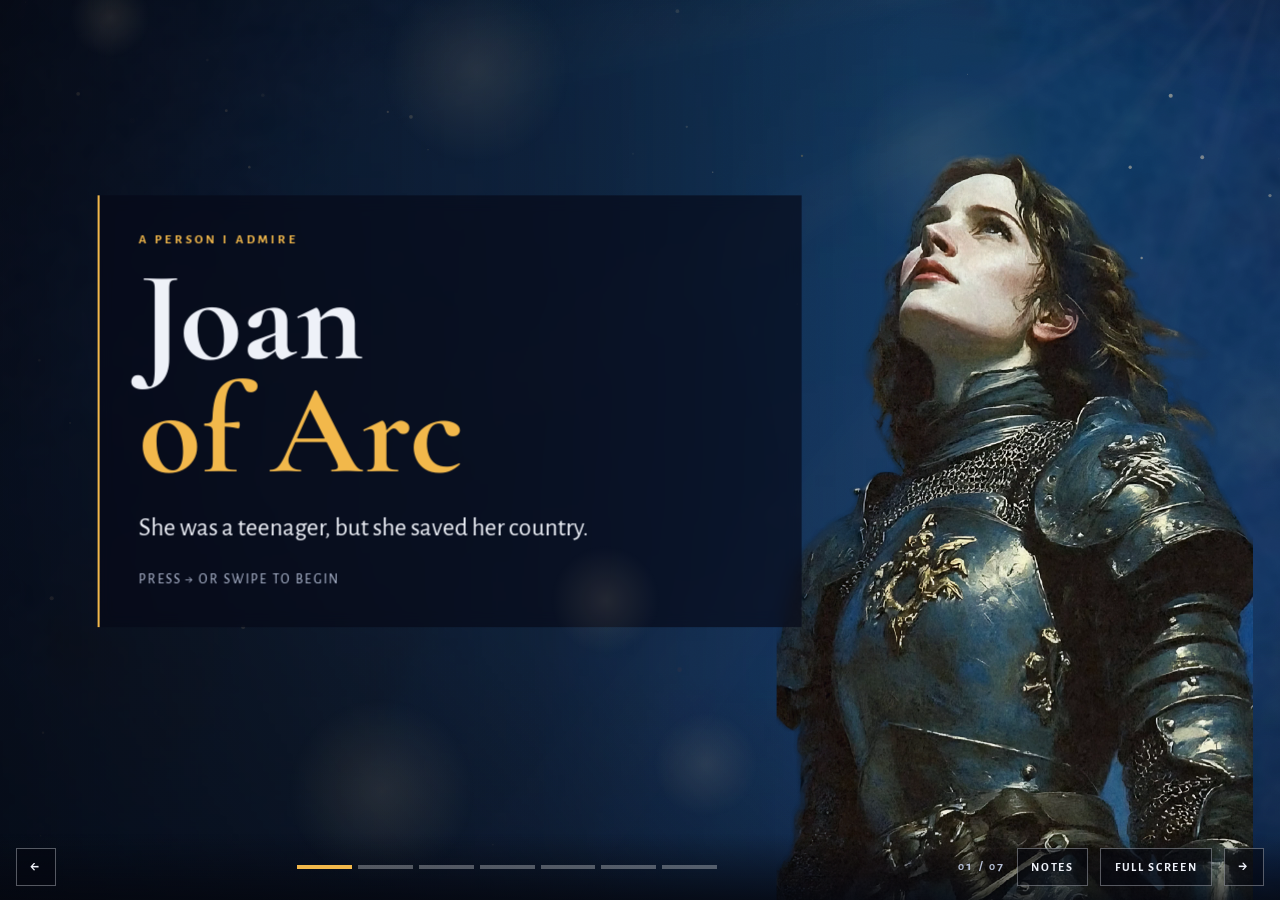
<file: joan-of-arc/index.html>
<!doctype html>
<html lang="en">
<head>
<meta charset="utf-8">
<meta name="viewport" content="width=device-width, initial-scale=1, viewport-fit=cover">
<meta name="color-scheme" content="dark">
<title>Joan of Arc</title>
<link rel="preconnect" href="https://fonts.googleapis.com">
<link rel="preconnect" href="https://fonts.gstatic.com" crossorigin>
<link rel="stylesheet" href="https://fonts.googleapis.com/css2?family=Alegreya+Sans:wght@400;500;700&family=Cormorant+Garamond:wght@600;700&display=swap">
<style>
/* Layout concept: each slide is a painted scene in three depths.
   Back: the artwork with the figure removed, blurred and slowly drifting.
   Middle: the cut-out figure, breathing, tilting with the pointer, with a glint sliding over the armor.
   Front: petals, embers and soft bokeh moving faster than everything else. Text sits on a dark glass panel. */
:root {
  --ink: #070b18;
  --gold: #f2b84b;
  --banner: #3b5bdb;
  --linen: #eef1f8;
  --muted: #b9c3da;
  --panel: rgba(6, 10, 24, 0.68);
  --line: rgba(242, 184, 75, 0.5);
  --display: 'Cormorant Garamond', 'Iowan Old Style', Georgia, serif;
  --body: 'Alegreya Sans', 'Segoe UI', system-ui, sans-serif;
  color-scheme: dark;
}
html, body { height: 100%; }
body { margin: 0; overflow: hidden; background: var(--ink); color: var(--linen); font-family: var(--body); }
* { box-sizing: border-box; }
#app { position: fixed; inset: 0; }

/* ---------- back: scenery ---------- */
#world { position: absolute; inset: 0; overflow: hidden; background: var(--ink); }
.bd {
  position: absolute; inset: -5%; opacity: 0; visibility: hidden; will-change: transform; transform-origin: var(--org, 50% 50%);
  transition: opacity 1.3s ease, visibility 0s linear 1.3s;
  transform: translate3d(calc(var(--mx, 0) * -12px), calc(var(--my, 0) * -7px), 0) scale(var(--s, 1.1));
}
.bd.on { opacity: 1; visibility: visible; transition-delay: 0s; }
.bd i {
  position: absolute; inset: 0; display: block;
  background: var(--img) var(--pos, 50% 50%) / cover no-repeat;
  filter: blur(var(--blur, 4px)) brightness(var(--br, 0.7)) saturate(var(--sat, 1));
  animation: kb 30s ease-in-out infinite alternate;
}
.bd::after { content: ''; position: absolute; inset: 0; background: var(--tint, transparent); mix-blend-mode: var(--blend, soft-light); }
@keyframes kb { from { transform: scale(1) translate3d(0, 0, 0); } to { transform: scale(1.09) translate3d(-1.2%, -0.8%, 0); } }
.rays {
  position: absolute; inset: -40%; opacity: 0.15; mix-blend-mode: screen; pointer-events: none; animation: spin 140s linear infinite;
  background: repeating-conic-gradient(from 0deg at 78% 18%, rgba(255, 214, 140, 0) 0deg 6deg, rgba(255, 214, 140, 0.2) 8deg 10deg, rgba(255, 214, 140, 0) 12deg 21deg);
  -webkit-mask-image: radial-gradient(circle at 78% 18%, #000 0%, transparent 60%); mask-image: radial-gradient(circle at 78% 18%, #000 0%, transparent 60%);
}
@keyframes spin { to { transform: rotate(360deg); } }
canvas { position: absolute; inset: 0; width: 100%; height: 100%; pointer-events: none; }
.grade {
  position: absolute; inset: 0; pointer-events: none;
  background:
    radial-gradient(120% 90% at 65% 40%, rgba(3, 5, 12, 0) 40%, rgba(3, 5, 12, 0.65) 100%),
    linear-gradient(90deg, rgba(4, 7, 18, 0.8) 0%, rgba(4, 7, 18, 0.45) 42%, rgba(4, 7, 18, 0) 72%);
}
.grain {
  position: absolute; inset: -10%; pointer-events: none; opacity: 0.06; mix-blend-mode: overlay; animation: grain 0.9s steps(6) infinite;
  background-image: url("data:image/svg+xml,%3Csvg xmlns='http://www.w3.org/2000/svg' width='160' height='160'%3E%3Cfilter id='n'%3E%3CfeTurbulence type='fractalNoise' baseFrequency='.9' numOctaves='2' stitchTiles='stitch'/%3E%3CfeColorMatrix values='0 0 0 0 1 0 0 0 0 1 0 0 0 0 1 0 0 0 .7 0'/%3E%3C/filter%3E%3Crect width='100%25' height='100%25' filter='url(%23n)'/%3E%3C/svg%3E");
}
@keyframes grain { 0% { transform: translate(0, 0); } 20% { transform: translate(-3%, 2%); } 40% { transform: translate(2%, -3%); } 60% { transform: translate(-2%, -2%); } 80% { transform: translate(3%, 3%); } 100% { transform: translate(0, 0); } }

/* ---------- middle: slides and figures ---------- */
#deck { position: absolute; inset: 0; z-index: 2; }
.slide {
  position: absolute; inset: 0; display: flex; overflow-y: auto; overflow-x: hidden;
  padding: 24px clamp(16px, 8vw, 120px) 96px;
  opacity: 0; visibility: hidden; transform: translateX(5vw);
  transition: opacity 0.8s ease, transform 1s cubic-bezier(0.2, 0.7, 0.2, 1), visibility 0s linear 1s;
}
.slide.past { transform: translateX(-5vw); }
.slide.active { opacity: 1; visibility: visible; transform: none; transition-delay: 0s; }
.panel {
  position: relative; z-index: 2; margin-block: auto; margin-inline-end: auto; width: 100%; max-width: 44rem; min-width: 0;
  padding: clamp(1.25rem, 3vw, 2.6rem);
  background: var(--panel); backdrop-filter: blur(8px); -webkit-backdrop-filter: blur(8px);
  border-left: 2px solid var(--gold);
  transform: translate3d(calc(var(--mx, 0) * 10px), calc(var(--my, 0) * 6px), 0);
}
.panel.wide { max-width: 62rem; }
.panel.side { max-width: min(44rem, 56vw); }
.ghost {
  position: absolute; right: 5vw; bottom: 14vh; z-index: 0; margin: 0; pointer-events: none; user-select: none;
  font: 700 clamp(7rem, 24vw, 22rem)/0.8 var(--display); color: rgba(242, 184, 75, 0.13);
  transform: translate3d(calc(var(--mx, 0) * -48px), calc(var(--my, 0) * -22px), 0);
}
.fig {
  position: absolute; right: 3vw; bottom: 0; z-index: 1; pointer-events: none;
  height: min(94vh, 1100px); aspect-ratio: var(--ar);
}
.fig.bleed { right: 0; top: 0; height: 100%; }
.fig.bleed .fig-in { inset: -4%; }
.fig-in {
  position: absolute; inset: 0; will-change: transform;
  transform: translate3d(calc(var(--mx, 0) * -24px), calc(var(--my, 0) * -10px), 0);
}
.fig-b { position: absolute; inset: 0; transform-origin: 50% 85%; }
.fig.flip .fig-b { scale: -1 1; }
.slide.active .fig-b { animation: figIn 1.3s cubic-bezier(0.2, 0.7, 0.2, 1) both, breathe 9s ease-in-out 1.3s infinite alternate; }
@keyframes figIn { from { opacity: 0.25; transform: translateX(46px) scale(1.04); } to { opacity: 1; transform: none; } }
@keyframes breathe { from { transform: scale(1) translateY(0); } to { transform: scale(1.016) translateY(-5px); } }
.fig img { position: absolute; inset: 0; width: 100%; height: 100%; display: block; max-width: none; user-select: none; }
.f-hair { transform-origin: 38% 30%; animation: sway 5.5s ease-in-out infinite alternate; }
@keyframes sway { from { transform: rotate(-1.8deg) translateX(-3px); } to { transform: rotate(2.4deg) translateX(4px); } }
.sheen {
  mix-blend-mode: screen; opacity: 0.55; filter: brightness(1.9) saturate(0.85);
  -webkit-mask-image: linear-gradient(105deg, transparent 38%, #000 50%, transparent 62%); mask-image: linear-gradient(105deg, transparent 38%, #000 50%, transparent 62%);
  -webkit-mask-size: 260% 100%; mask-size: 260% 100%; -webkit-mask-repeat: no-repeat; mask-repeat: no-repeat;
  -webkit-mask-position: 130% 0; mask-position: 130% 0;
  animation: glint 8s ease-in-out infinite;
}
@keyframes glint { 0% { -webkit-mask-position: 130% 0; mask-position: 130% 0; } 50%, 100% { -webkit-mask-position: -30% 0; mask-position: -30% 0; } }

.eyebrow { margin: 0 0 1rem; font: 700 0.8rem/1 var(--body); letter-spacing: 0.24em; text-transform: uppercase; color: var(--gold); }
h1 { margin: 0; font: 700 clamp(3.4rem, 10vw, 8rem)/0.88 var(--display); text-wrap: balance; }
h1 span { display: block; }
h1 .of { color: var(--gold); }
h2 { margin: 0 0 1.25rem; font: 700 clamp(2.1rem, 5vw, 3.6rem)/1 var(--display); text-wrap: balance; }
.lead { margin: 1.4rem 0 0; max-width: 34ch; font-size: clamp(1.15rem, 2.2vw, 1.6rem); line-height: 1.4; }
.hint { margin: 1.6rem 0 0; font-size: 0.85rem; letter-spacing: 0.14em; text-transform: uppercase; color: var(--muted); }

.facts { list-style: none; margin: 0; padding: 0; }
.facts li { position: relative; padding: 0.55rem 0 0.55rem 1.7rem; font-size: clamp(1.1rem, 2vw, 1.45rem); line-height: 1.4; }
.facts li::before { content: ''; position: absolute; left: 0; top: 1.15rem; width: 0.5rem; height: 0.5rem; background: var(--gold); transform: rotate(45deg); }

.cols { display: grid; grid-template-columns: repeat(auto-fit, minmax(10rem, 1fr)); gap: 1.4rem; margin: 0; padding: 0; list-style: none; }
.cols li { min-width: 0; padding-top: 0.9rem; border-top: 1px solid var(--line); }
.k { display: block; margin-bottom: 0.4rem; font: 700 0.75rem/1 var(--body); letter-spacing: 0.2em; text-transform: uppercase; color: var(--muted); }
.v { display: block; font: 700 clamp(1.5rem, 2.8vw, 2.1rem)/1.05 var(--display); }
.sub { display: block; margin-top: 0.5rem; font-size: 1.05rem; line-height: 1.4; color: var(--muted); }
.trait .v { color: var(--gold); font-size: clamp(1.7rem, 3vw, 2.4rem); }

.track { list-style: none; margin: 0; padding: 0; display: grid; grid-template-columns: repeat(3, minmax(0, 1fr)); gap: 1.4rem; }
.track li { position: relative; padding-top: 1.1rem; border-top: 2px solid var(--line); }
.track li::before { content: ''; position: absolute; top: -7px; left: 0; width: 12px; height: 12px; border-radius: 50%; background: var(--gold); }
.track time { display: block; margin-bottom: 0.35rem; font: 700 0.78rem/1 var(--body); letter-spacing: 0.2em; text-transform: uppercase; color: var(--muted); }
.track b { display: block; font: 700 clamp(1.3rem, 2.4vw, 1.75rem)/1.12 var(--display); }
.track span { display: block; margin-top: 0.3rem; color: var(--muted); font-size: 1.05rem; }
.callout { margin: 1.6rem 0 0; font: 700 clamp(1.5rem, 3vw, 2.1rem)/1.15 var(--display); color: var(--gold); text-wrap: balance; }

.life { list-style: none; margin: 0; padding: 0; }
.life li { display: grid; grid-template-columns: 7.5rem minmax(0, 1fr); gap: 1rem; align-items: baseline; padding: 0.7rem 0; border-bottom: 1px solid rgba(255, 255, 255, 0.14); }
.life li:last-child { border-bottom: 0; }
.when { font: 700 1.6rem/1 var(--display); color: var(--gold); font-variant-numeric: tabular-nums; }
.what { font-size: clamp(1.05rem, 1.9vw, 1.35rem); line-height: 1.35; }

.big { margin: 0; font: 700 clamp(3rem, 9vw, 6.4rem)/0.92 var(--display); text-wrap: balance; }
.big span { color: var(--gold); }
.thanks { margin: 1.6rem 0 0; font: 700 1.1rem/1 var(--body); letter-spacing: 0.2em; text-transform: uppercase; color: var(--muted); }

.rise { opacity: 1; }
.slide.active .rise { animation: rise 0.8s cubic-bezier(0.2, 0.7, 0.2, 1) both; animation-delay: calc(var(--i, 0) * 90ms + 150ms); }
@keyframes rise { from { opacity: 0.3; transform: translateY(18px); } to { opacity: 1; transform: none; } }

/* ---------- controls ---------- */
.bar {
  position: fixed; left: 0; right: 0; bottom: 0; z-index: 5; display: flex; align-items: center; gap: 12px;
  padding: 14px 16px calc(14px + env(safe-area-inset-bottom, 0px));
  background: linear-gradient(rgba(5, 7, 15, 0), rgba(5, 7, 15, 0.8));
}
.btn {
  appearance: none; min-height: 38px; padding: 0.55rem 0.85rem; background: rgba(5, 7, 15, 0.55); color: var(--linen);
  border: 1px solid rgba(238, 241, 248, 0.35); font: 700 0.75rem/1 var(--body); letter-spacing: 0.14em; text-transform: uppercase; cursor: pointer;
}
.btn:hover { border-color: var(--gold); color: var(--gold); }
.btn:focus-visible, .dot:focus-visible { outline: 2px solid var(--gold); outline-offset: 2px; }
.btn.sq { width: 40px; padding: 0; font-size: 1.1rem; }
.dots { display: flex; flex: 1; gap: 6px; max-width: 420px; margin-inline: auto; }
.dot { position: relative; flex: 1; height: 26px; padding: 0; background: transparent; border: 0; cursor: pointer; }
.dot::after { content: ''; position: absolute; left: 0; right: 0; top: 11px; height: 4px; background: rgba(255, 255, 255, 0.3); }
.dot[aria-current="true"]::after { background: var(--gold); }
.count { font: 700 0.8rem/1 var(--body); letter-spacing: 0.16em; color: var(--muted); font-variant-numeric: tabular-nums; }
#notes {
  position: fixed; z-index: 6; left: 16px; right: 16px; bottom: calc(70px + env(safe-area-inset-bottom, 0px)); max-width: 60rem; margin-inline: auto;
  max-height: 38vh; overflow-y: auto; padding: 14px 18px; background: rgba(5, 7, 15, 0.94); border-top: 2px solid var(--gold);
  font-size: 1.1rem; line-height: 1.5;
}
#notes .eyebrow { margin-bottom: 0.5rem; }
#notes p { margin: 0; }
#notes p.eyebrow { margin: 0 0 0.5rem; }

@media (max-width: 720px), (max-aspect-ratio: 1/1) {
  .fig { right: -10vw; top: 2vh; bottom: auto; height: 62vh; }
  .fig.bleed { right: -14vw; top: 0; height: 70vh; }
  .panel, .panel.side { margin-block: auto 0; max-width: 100%; }
  .ghost { bottom: auto; top: 6vh; right: 2vw; }
  .grade { background: linear-gradient(0deg, rgba(4, 7, 18, 0.85) 0%, rgba(4, 7, 18, 0.35) 55%, rgba(4, 7, 18, 0) 85%); }
}
@media (max-width: 720px) {
  .track { grid-template-columns: minmax(0, 1fr); }
  .life li { grid-template-columns: 5.5rem minmax(0, 1fr); }
  .btn.fs { display: none; }
  .bar { gap: 8px; }
}
@media (max-width: 440px) { .count { display: none; } }
@media (prefers-reduced-motion: reduce) {
  .slide.active .rise, .slide.active .fig-b, .f-hair, .sheen, .bd i, .grain, .rays { animation: none; }
  .slide, .bd { transition: none; }
}
</style>
<style>html{background:#070b18}</style>
</head>
<body>

<div id="app">
  <div id="world" aria-hidden="true">
    <div class="bd on" style="--img:url(a1p.jpg);--pos:50% 20%;--s:1.12;--blur:3px;--br:0.85"><i></i></div>
    <div class="bd" style="--img:url(a2p.jpg);--pos:0% 0%;--s:1.9;--org:4% 4%;--blur:5px;--br:0.75;--tint:rgba(60,95,170,0.3);--blend:multiply"><i></i></div>
    <div class="bd" style="--img:url(a3p.jpg);--pos:50% 30%;--s:1.15;--blur:8px;--br:0.5"><i></i></div>
    <div class="bd" style="--img:url(a2p.jpg);--pos:90% 100%;--s:1.3;--blur:9px;--br:0.45;--tint:rgba(40,60,130,0.4);--blend:multiply"><i></i></div>
    <div class="bd" style="--img:url(a3p.jpg);--pos:92% 12%;--s:1.2;--blur:2px;--br:0.7;--tint:rgba(255,150,40,0.35)"><i></i></div>
    <div class="bd" style="--img:url(a1.jpg);--pos:68% 62%;--s:1.2;--blur:4px;--br:0.62;--sat:1.05;--tint:rgba(255,100,30,0.4);--blend:soft-light"><i></i></div>
    <div class="bd" style="--img:url(a1p.jpg);--pos:50% 75%;--s:1.12;--blur:4px;--br:1;--tint:rgba(255,170,70,0.5)"><i></i></div>
    <div class="rays" id="rays"></div>
    <canvas id="fx"></canvas>
    <div class="grade"></div>
    <div class="grain"></div>
  </div>

  <main id="deck" aria-live="polite">
    <section class="slide active" data-say="Hello everyone. Today I will tell you about a person I admire. Her name is Joan of Arc. She was a teenager, but she saved her country." aria-label="Slide 1: Title">
      <div class="fig flip" style="--ar:1472/2616" aria-hidden="true"><div class="fig-in"><div class="fig-b">
        <img src="a1m.webp" alt="" width="1472" height="2616"><img class="f-hair" src="a1h.webp" alt="" width="1472" height="2616"><img class="sheen" src="a1m.webp" alt="">
      </div></div></div>
      <div class="panel side">
        <p class="eyebrow rise" style="--i:0">A Person I Admire</p>
        <h1 class="rise" style="--i:1"><span>Joan</span><span class="of">of Arc</span></h1>
        <p class="lead rise" style="--i:2">She was a teenager, but she saved her country.</p>
        <p class="hint rise" style="--i:3">Press → or swipe to begin</p>
      </div>
    </section>

    <section class="slide" data-say="Joan was born in a small village in France around 1412. Her family was poor and she was not educated. At that time, France and England were fighting a very long war, and France was losing." aria-label="Slide 2: Who was she">
      <p class="ghost" aria-hidden="true">1412</p>
      <div class="panel">
        <p class="eyebrow rise" style="--i:0">Introduction</p>
        <h2 class="rise" style="--i:1">Who was she?</h2>
        <ul class="facts">
          <li class="rise" style="--i:2">French, born around 1412</li>
          <li class="rise" style="--i:3">Peasant family, village of Domrémy</li>
          <li class="rise" style="--i:4">Lived during the Hundred Years' War</li>
        </ul>
      </div>
    </section>

    <section class="slide" data-say="Joan was a white French girl, only 17 when she began to lead. In battle she wore armor and cut her hair short. No one painted her while she was alive, so we only know her from what people wrote about her." aria-label="Slide 3: Appearance">
      <div class="fig flip" style="--ar:1024/1536" aria-hidden="true"><div class="fig-in"><div class="fig-b">
        <img src="a3c.webp" alt="" width="1024" height="1536"><img class="sheen" src="a3c.webp" alt="">
      </div></div></div>
      <div class="panel side">
        <p class="eyebrow rise" style="--i:0">Part 1</p>
        <h2 class="rise" style="--i:1">Appearance</h2>
        <ul class="cols">
          <li class="rise" style="--i:2"><span class="k">Who</span><span class="v">French teenager</span></li>
          <li class="rise" style="--i:3"><span class="k">Wore</span><span class="v">Armor and simple clothes</span></li>
          <li class="rise" style="--i:4"><span class="k">Hair</span><span class="v">Short</span></li>
        </ul>
      </div>
    </section>

    <section class="slide" data-say="I admire her courage. Joan was a young girl, but she was not afraid of powerful men or big armies. She believed in her mission and never gave up. This is why I call her a great warrior." aria-label="Slide 4: Personality and character">
      <div class="fig bleed" style="--ar:1472/2030" aria-hidden="true"><div class="fig-in"><div class="fig-b">
        <img src="a2c.webp" alt="" width="1472" height="2030"><img class="sheen" src="a2c.webp" alt="">
      </div></div></div>
      <div class="panel side">
        <p class="eyebrow rise" style="--i:0">Part 2</p>
        <h2 class="rise" style="--i:1">Personality and Character</h2>
        <ul class="cols">
          <li class="trait rise" style="--i:2"><span class="v">Brave</span><span class="sub">Not afraid of powerful men or big armies</span></li>
          <li class="trait rise" style="--i:3"><span class="v">Determined</span><span class="sub">Believed in her mission and never gave up</span></li>
          <li class="trait rise" style="--i:4"><span class="v">Young, yet amazing</span><span class="sub">A great warrior</span></li>
        </ul>
      </div>
    </section>

    <section class="slide" data-say="In 1429, Joan led the French army to Orléans. After months of siege, she freed the city in only nine days. Soon after, she helped the prince become King Charles VII. Before Joan, the French people had lost hope. After her victories, they believed they could win again." aria-label="Slide 5: Accomplishments">
      <p class="ghost" aria-hidden="true">9</p>
      <div class="panel wide">
        <p class="eyebrow rise" style="--i:0">Part 3</p>
        <h2 class="rise" style="--i:1">Accomplishments</h2>
        <ol class="track">
          <li class="rise" style="--i:2"><time>May 1429</time><b>Freed Orléans</b><span>in only 9 days</span></li>
          <li class="rise" style="--i:3"><time>June 1429</time><b>Won the battle of Patay</b></li>
          <li class="rise" style="--i:4"><time>July 1429</time><b>Crowned King Charles VII</b><span>at Reims</span></li>
        </ol>
        <p class="callout rise" style="--i:5">She saved France and restored national confidence.</p>
      </div>
    </section>

    <section class="slide" data-say="When Joan was about 13, she said she heard voices telling her to save France. Later, she was captured and the English put her on trial. She was executed in 1431 when she was only 19. Twenty-five years later, a new trial said she was innocent. I admire that she stayed strong until the end." aria-label="Slide 6: Important life events">
      <div class="panel wide">
        <p class="eyebrow rise" style="--i:0">Part 4</p>
        <h2 class="rise" style="--i:1">Important Life Events</h2>
        <ol class="life">
          <li class="rise" style="--i:2"><span class="when">Age 13</span><span class="what">Heard voices that she believed were saints</span></li>
          <li class="rise" style="--i:3"><span class="when">1430</span><span class="what">Captured by the enemy</span></li>
          <li class="rise" style="--i:4"><span class="when">1431</span><span class="what">Burned at the stake at age 19</span></li>
          <li class="rise" style="--i:5"><span class="when">1456</span><span class="what">Declared innocent</span></li>
          <li class="rise" style="--i:6"><span class="when">1920</span><span class="what">Made a saint</span></li>
        </ol>
      </div>
    </section>

    <section class="slide" data-say="To conclude, Joan of Arc was young, but she changed the history of France. I admire her courage, her faith, and her strength. Her story shows that anyone can do great things. Thank you for listening." aria-label="Slide 7: Conclusion">
      <div class="fig" style="--ar:1472/2616" aria-hidden="true"><div class="fig-in"><div class="fig-b">
        <img src="a1m.webp" alt="" width="1472" height="2616"><img class="f-hair" src="a1h.webp" alt="" width="1472" height="2616"><img class="sheen" src="a1m.webp" alt="">
      </div></div></div>
      <div class="panel side">
        <p class="eyebrow rise" style="--i:0">Conclusion</p>
        <p class="big rise" style="--i:1">Courage has <span>no age.</span></p>
        <p class="lead rise" style="--i:2">I admire what she did in her life story.</p>
        <p class="thanks rise" style="--i:3">Thank you for listening</p>
      </div>
    </section>
  </main>

  <canvas id="fg" style="z-index:3"></canvas>
</div>

<aside id="notes" hidden>
  <p class="eyebrow">Say</p>
  <p id="notesText"></p>
</aside>

<nav class="bar" aria-label="Slide controls">
  <button class="btn sq" id="prev" aria-label="Previous slide">←</button>
  <div class="dots" id="dots"></div>
  <span class="count" id="count">01 / 07</span>
  <button class="btn" id="notesBtn" aria-expanded="false">Notes</button>
  <button class="btn fs" id="fsBtn">Full screen</button>
  <button class="btn sq" id="next" aria-label="Next slide">→</button>
</nav>

<script>
(function () {
  var N = 7;
  var app = document.getElementById('app');
  var deck = document.getElementById('deck');
  var slides = Array.prototype.slice.call(document.querySelectorAll('.slide'));
  var bds = Array.prototype.slice.call(document.querySelectorAll('.bd'));
  var raysEl = document.getElementById('rays');
  var fxC = document.getElementById('fx'), fgC = document.getElementById('fg');
  var fx = fxC.getContext('2d'), fg = fgC.getContext('2d');
  var notes = document.getElementById('notes');
  var notesText = document.getElementById('notesText');
  var notesBtn = document.getElementById('notesBtn');
  var dotsEl = document.getElementById('dots');
  var countEl = document.getElementById('count');
  var reduce = window.matchMedia('(prefers-reduced-motion: reduce)').matches;

  var MOOD = {
    ember: [0.08, 0, 0, 0.05, 0.9, 1, 0.12],
    petal: [0, 0.75, 0.85, 0.7, 0, 0, 0.2],
    dust:  [0.8, 0.5, 0.4, 0.5, 0.6, 0.3, 0.9],
    bokeh: [0.6, 0.3, 0.45, 0.4, 0.5, 0.4, 0.75],
    rays:  [0.12, 0, 0.1, 0.08, 0.9, 0.12, 0.75]
  };
  var idx = 0, vw = innerWidth, vh = innerHeight, dpr = Math.min(2, window.devicePixelRatio || 1);
  var cur = { mx: 0, my: 0, ember: 0.08, petal: 0, dust: 0.8, bokeh: 0.6, rays: 0.12 };
  var tgt = { mx: 0, my: 0, ember: 0.08, petal: 0, dust: 0.8, bokeh: 0.6, rays: 0.12 };
  var moved = false;
  var parts = { ember: [], petal: [], dust: [], bokeh: [] };

  function mk(type, init) {
    var z = Math.random();
    var p = { z: z, thr: Math.random(), ph: Math.random() * 6.28 };
    if (type === 'ember') {
      p.x = Math.random() * vw; p.y = init ? Math.random() * vh : vh + 10;
      p.vx = (Math.random() - 0.5) * 0.4; p.vy = -(0.3 + Math.random() * 1.1); p.r = 0.8 + Math.random() * 2;
    } else if (type === 'petal') {
      p.x = Math.random() * vw * 1.2 - vw * 0.1; p.y = init ? Math.random() * vh : -20;
      p.vx = 0.2 + Math.random() * 0.5; p.vy = 0.4 + Math.random() * 0.8; p.s = 5 + z * 11;
      p.rot = Math.random() * 6.28; p.vr = (Math.random() - 0.5) * 0.03; p.fl = Math.random() * 6.28; p.vf = 0.02 + Math.random() * 0.03;
    } else if (type === 'dust') {
      p.x = Math.random() * vw; p.y = Math.random() * vh;
      p.vx = (Math.random() - 0.5) * 0.15; p.vy = -0.05 - Math.random() * 0.15; p.r = 0.5 + Math.random() * 1.6;
    } else {
      p.x = Math.random() * vw; p.y = Math.random() * vh;
      p.vx = (Math.random() - 0.5) * 0.2; p.vy = (Math.random() - 0.5) * 0.15; p.r = 30 + Math.random() * 70;
    }
    return p;
  }
  function sizeCanvas(c, ctx) {
    c.width = Math.round(vw * dpr); c.height = Math.round(vh * dpr);
    ctx.setTransform(dpr, 0, 0, dpr, 0, 0);
  }
  function build() {
    vw = innerWidth; vh = innerHeight;
    sizeCanvas(fxC, fx); sizeCanvas(fgC, fg);
    var counts = { ember: 80, petal: 42, dust: 70, bokeh: 10 };
    for (var t in counts) { parts[t] = []; for (var i = 0; i < counts[t]; i++) parts[t].push(mk(t, true)); }
  }
  function vis(type, p) { var v = (cur[type] - p.thr) * 5; return v < 0 ? 0 : (v > 1 ? 1 : v); }

  function drawParts(t) {
    fx.clearRect(0, 0, vw, vh); fg.clearRect(0, 0, vw, vh);
    if (reduce) return;
    var i, p, v, a, c, ox;
    fx.globalCompositeOperation = 'lighter';
    // dust
    for (i = 0; i < parts.dust.length; i++) {
      p = parts.dust[i];
      p.x += p.vx + Math.sin(t * 0.0006 + p.ph) * 0.12; p.y += p.vy;
      if (p.y < -5) { p.y = vh + 5; p.x = Math.random() * vw; }
      if (p.x < -5) p.x = vw + 5; else if (p.x > vw + 5) p.x = -5;
      v = vis('dust', p); if (v <= 0) continue;
      a = v * (0.15 + p.z * 0.35);
      fx.fillStyle = 'rgba(255,232,190,' + a.toFixed(2) + ')';
      fx.beginPath(); fx.arc(p.x - cur.mx * p.z * 24, p.y - cur.my * p.z * 12, p.r, 0, 6.283); fx.fill();
    }
    // embers
    for (i = 0; i < parts.ember.length; i++) {
      p = parts.ember[i];
      p.y += p.vy; p.x += p.vx + Math.sin(t * 0.002 + p.ph) * 0.3;
      if (p.y < -10) { parts.ember[i] = mk('ember', false); continue; }
      v = vis('ember', p); if (v <= 0) continue;
      a = Math.min(1, (vh - p.y) / vh * 1.6) * 0.9 * v;
      fx.fillStyle = p.r > 1.8 ? 'rgba(255,120,60,' + a.toFixed(2) + ')' : 'rgba(255,196,90,' + a.toFixed(2) + ')';
      fx.beginPath(); fx.arc(p.x - cur.mx * p.z * 30, p.y, p.r, 0, 6.283); fx.fill();
    }
    fx.globalCompositeOperation = 'source-over';
    // petals (far ones behind the figure, near ones in front)
    for (i = 0; i < parts.petal.length; i++) {
      p = parts.petal[i];
      p.x += p.vx + Math.sin(t * 0.001 + p.ph) * 0.4; p.y += p.vy; p.rot += p.vr; p.fl += p.vf;
      if (p.y > vh + 20 || p.x > vw + 40) { parts.petal[i] = mk('petal', false); continue; }
      v = vis('petal', p); if (v <= 0) continue;
      c = p.z > 0.7 ? fg : fx;
      c.save();
      c.globalAlpha = v * (p.z > 0.7 ? 0.75 : 0.55);
      c.translate(p.x - cur.mx * p.z * 40, p.y - cur.my * p.z * 16); c.rotate(p.rot); c.scale(1, 0.45 + 0.55 * Math.abs(Math.cos(p.fl)));
      c.fillStyle = 'rgb(255,251,244)';
      c.beginPath(); c.ellipse(0, 0, p.s, p.s * 0.45, 0, 0, 6.283); c.fill();
      c.restore();
    }
    // bokeh in front
    fg.globalCompositeOperation = 'lighter';
    for (i = 0; i < parts.bokeh.length; i++) {
      p = parts.bokeh[i];
      p.x += p.vx; p.y += p.vy;
      if (p.x < -100) p.x = vw + 100; else if (p.x > vw + 100) p.x = -100;
      if (p.y < -100) p.y = vh + 100; else if (p.y > vh + 100) p.y = -100;
      v = vis('bokeh', p); if (v <= 0) continue;
      ox = p.x - cur.mx * 60 * (0.5 + p.z); var oy = p.y - cur.my * 24 * (0.5 + p.z);
      var g = fg.createRadialGradient(ox, oy, 0, ox, oy, p.r);
      g.addColorStop(0, 'rgba(255,225,170,' + (0.1 * v).toFixed(3) + ')');
      g.addColorStop(1, 'rgba(255,225,170,0)');
      fg.fillStyle = g; fg.beginPath(); fg.arc(ox, oy, p.r, 0, 6.283); fg.fill();
    }
    fg.globalCompositeOperation = 'source-over';
  }

  var lastMx = 9, lastMy = 9;
  function frame(t) {
    if (!moved && !reduce) { tgt.mx = Math.sin(t / 4200) * 0.55; tgt.my = Math.cos(t / 5200) * 0.28; }
    var k = reduce ? 1 : 0.07;
    for (var key in cur) cur[key] += (tgt[key] - cur[key]) * k;
    if (Math.abs(cur.mx - lastMx) > 0.001 || Math.abs(cur.my - lastMy) > 0.001) {
      app.style.setProperty('--mx', cur.mx.toFixed(3));
      app.style.setProperty('--my', cur.my.toFixed(3));
      lastMx = cur.mx; lastMy = cur.my;
    }
    raysEl.style.opacity = cur.rays.toFixed(3);
    drawParts(t);
    requestAnimationFrame(frame);
  }

  for (var d = 0; d < N; d++) {
    (function (i) {
      var b = document.createElement('button');
      b.className = 'dot'; b.setAttribute('aria-label', 'Go to slide ' + (i + 1));
      b.addEventListener('click', function () { go(i); });
      dotsEl.appendChild(b);
    })(d);
  }
  var dots = dotsEl.querySelectorAll('.dot');

  function go(i) {
    i = Math.max(0, Math.min(N - 1, i));
    idx = i;
    slides.forEach(function (s, j) {
      s.classList.toggle('active', j === i);
      s.classList.toggle('past', j < i);
      s.setAttribute('aria-hidden', j === i ? 'false' : 'true');
    });
    bds.forEach(function (b, j) { b.classList.toggle('on', j === i); });
    slides[i].scrollTop = 0;
    for (var key in MOOD) tgt[key] = MOOD[key][i];
    for (var j = 0; j < dots.length; j++) dots[j].setAttribute('aria-current', j === i ? 'true' : 'false');
    countEl.textContent = String(i + 1).padStart(2, '0') + ' / ' + String(N).padStart(2, '0');
    notesText.textContent = slides[i].getAttribute('data-say') || '';
    try { history.replaceState(null, '', '#s' + (i + 1)); } catch (e) {}
  }
  function toggleNotes() {
    notes.hidden = !notes.hidden;
    notesBtn.setAttribute('aria-expanded', String(!notes.hidden));
  }
  function fullscreen() {
    try {
      if (document.fullscreenElement) { document.exitFullscreen(); return; }
      var p = document.documentElement.requestFullscreen && document.documentElement.requestFullscreen();
      if (p && p.catch) p.catch(function () {});
    } catch (e) {}
  }

  document.getElementById('prev').addEventListener('click', function () { go(idx - 1); });
  document.getElementById('next').addEventListener('click', function () { go(idx + 1); });
  notesBtn.addEventListener('click', toggleNotes);
  document.getElementById('fsBtn').addEventListener('click', fullscreen);
  document.addEventListener('keydown', function (e) {
    var k = e.key;
    if (k === 'ArrowRight' || k === 'ArrowDown' || k === 'PageDown') { go(idx + 1); e.preventDefault(); }
    else if (k === 'ArrowLeft' || k === 'ArrowUp' || k === 'PageUp') { go(idx - 1); e.preventDefault(); }
    else if (k === 'Home') go(0);
    else if (k === 'End') go(N - 1);
    else if (k === 'n' || k === 'N') toggleNotes();
    else if (k === 'f' || k === 'F') fullscreen();
  });
  window.addEventListener('pointermove', function (e) {
    if (reduce || e.pointerType === 'touch') return;
    moved = true;
    tgt.mx = (e.clientX / vw - 0.5) * 2;
    tgt.my = (e.clientY / vh - 0.5) * 2;
  });
  var sx = 0, sy = 0;
  deck.addEventListener('touchstart', function (e) { sx = e.touches[0].clientX; sy = e.touches[0].clientY; }, { passive: true });
  deck.addEventListener('touchend', function (e) {
    var dx = e.changedTouches[0].clientX - sx, dy = e.changedTouches[0].clientY - sy;
    if (Math.abs(dx) > 60 && Math.abs(dx) > Math.abs(dy) * 1.5) go(idx + (dx < 0 ? 1 : -1));
  }, { passive: true });
  var rt;
  window.addEventListener('resize', function () { clearTimeout(rt); rt = setTimeout(build, 200); });

  build();
  var m = /^#s(\d)$/.exec(location.hash || '');
  go(m ? Number(m[1]) - 1 : 0);
  for (var key in cur) cur[key] = tgt[key];
  requestAnimationFrame(frame);
})();
</script>

</body>
</html>
</file>
